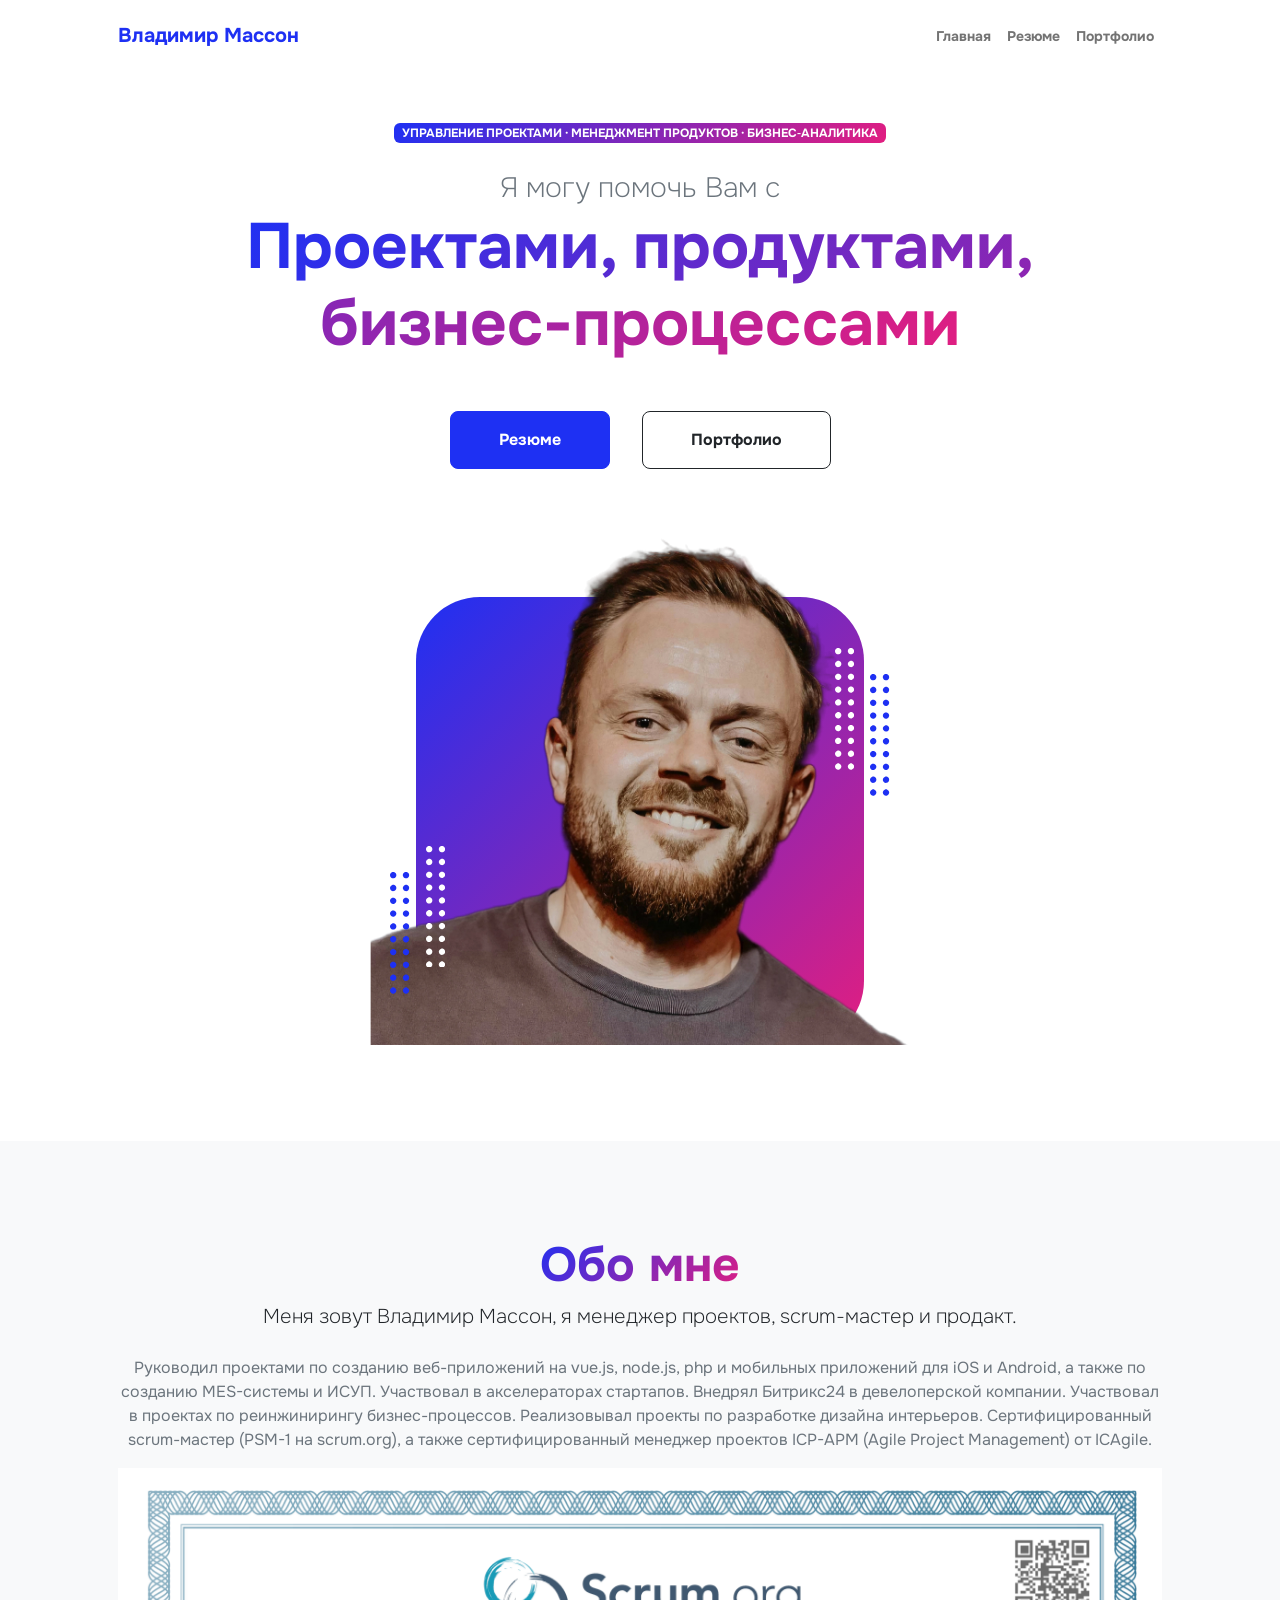
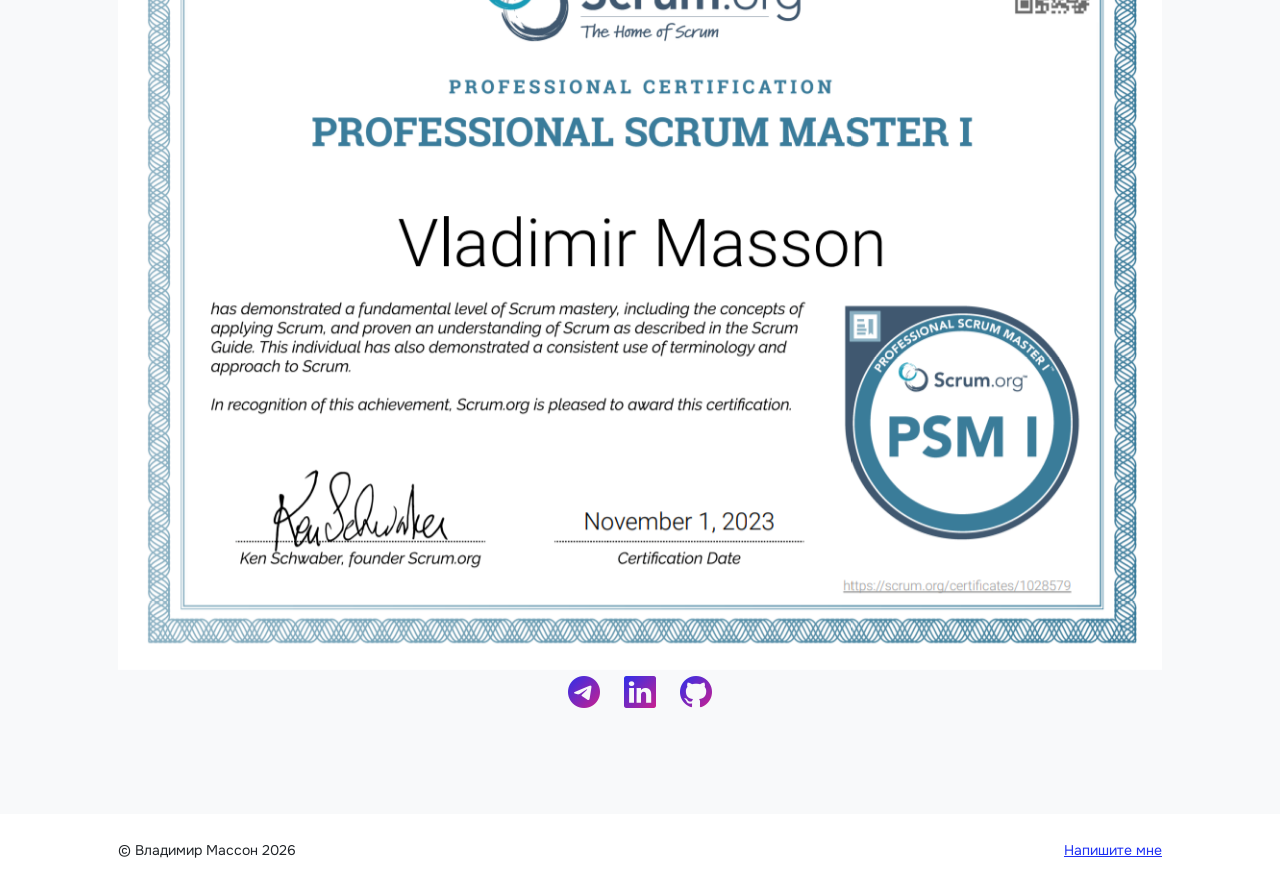
<file: index.html>
<!DOCTYPE html>
<html lang="ru">
    <head>
        <meta charset="utf-8" />
        <meta name="viewport" content="width=device-width, initial-scale=1, shrink-to-fit=no" />
        <meta name="description" content="" />
        <meta name="author" content="Vladimir Masson" />
        <title>Владимир Массон - Менеджер проектов</title>
        <!-- Favicon-->
        <link rel="icon" type="image/x-icon" href="assets/favicon.ico" />
        <!-- Custom Google font-->
        <link rel="preconnect" href="https://fonts.googleapis.com" />
        <link rel="preconnect" href="https://fonts.gstatic.com" crossorigin />
        <link href="https://fonts.googleapis.com/css2?family=Onest:wght@100;200;300;400;500;600;700;800;900&amp;display=swap" rel="stylesheet" />
        <!-- Bootstrap icons-->
        <link href="https://cdn.jsdelivr.net/npm/bootstrap-icons@1.8.1/font/bootstrap-icons.css" rel="stylesheet" />
        <!-- Core theme CSS (includes Bootstrap)-->
        <link href="css/styles.css" rel="stylesheet" />

<!-- Yandex.Metrika counter -->
<script type="text/javascript">
    (function(m,e,t,r,i,k,a){
        m[i]=m[i]||function(){(m[i].a=m[i].a||[]).push(arguments)};
        m[i].l=1*new Date();
        for (var j = 0; j < document.scripts.length; j++) {if (document.scripts[j].src === r) { return; }}
        k=e.createElement(t),a=e.getElementsByTagName(t)[0],k.async=1,k.src=r,a.parentNode.insertBefore(k,a)
    })(window, document,'script','https://mc.yandex.ru/metrika/tag.js?id=108676419', 'ym');

    ym(108676419, 'init', {ssr:true, webvisor:true, clickmap:true, ecommerce:"dataLayer", referrer: document.referrer, url: location.href, accurateTrackBounce:true, trackLinks:true});
</script>
<noscript><div><img src="https://mc.yandex.ru/watch/108676419" style="position:absolute; left:-9999px;" alt="" /></div></noscript>
<!-- /Yandex.Metrika counter -->

    </head>
    <body class="d-flex flex-column h-100">
        <main class="flex-shrink-0">
            <!-- Navigation-->
            <nav class="navbar navbar-expand-lg navbar-light bg-white py-3">
                <div class="container px-5">
                    <a class="navbar-brand" href="index.html"><span class="fw-bolder text-primary">Владимир Массон</span></a>
                    <button class="navbar-toggler" type="button" data-bs-toggle="collapse" data-bs-target="#navbarSupportedContent" aria-controls="navbarSupportedContent" aria-expanded="false" aria-label="Toggle navigation"><span class="navbar-toggler-icon"></span></button>
                    <div class="collapse navbar-collapse" id="navbarSupportedContent">
                        <ul class="navbar-nav ms-auto mb-2 mb-lg-0 small fw-bolder">
                            <li class="nav-item"><a class="nav-link" href="index.html">Главная</a></li>
                            <li class="nav-item"><a class="nav-link" href="resume.html">Резюме</a></li>
                            <li class="nav-item"><a class="nav-link" href="projects.html">Портфолио</a></li>
                        </ul>
                    </div>
                </div>
            </nav>
            <!-- Header-->
            <header class="py-5">
                <div class="container px-5 pb-5">
                    <div class="row gx-5 align-items-center">
                        <div class="col-xxl-5">
                            <!-- Header text content-->
                            <div class="text-center text-xxl-start">
                                <div class="badge bg-gradient-primary-to-secondary text-white mb-4 text-wrap"><div class="text-uppercase">Управление проектами &middot; Менеджмент продуктов &middot; Бизнес&#8209;аналитика</div></div>
                                <div class="fs-3 fw-light text-muted">Я могу помочь Вам с</div>
                                <h1 class="display-3 fw-bolder mb-5"><span class="text-gradient d-inline">Проектами, продуктами, бизнес-процессами</span></h1>
                                <div class="d-grid gap-3 d-sm-flex justify-content-sm-center justify-content-xxl-start mb-3">
                                    <a class="btn btn-primary btn-lg px-5 py-3 me-sm-3 fs-6 fw-bolder" href="resume.html">Резюме</a>
                                    <a class="btn btn-outline-dark btn-lg px-5 py-3 fs-6 fw-bolder" href="projects.html">Портфолио</a>
                                </div>
                            </div>
                        </div>
                        <div class="col-xxl-7">
                            <!-- Header profile picture-->
                            <div class="d-flex justify-content-center mt-5 mt-xxl-0">
                                <div class="profile bg-gradient-primary-to-secondary">
                                    <!-- TIP: For best results, use a photo with a transparent background like the demo example below-->
                                    <!-- Watch a tutorial on how to do this on YouTube (link)-->
                                    <img class="profile-img" src="assets/profile.png" alt="..." />
                                    <div class="dots-1">
                                        <!-- SVG Dots-->
                                        <svg version="1.1" xmlns="http://www.w3.org/2000/svg" xmlns:xlink="http://www.w3.org/1999/xlink" x="0px" y="0px" viewBox="0 0 191.6 1215.4" style="enable-background: new 0 0 191.6 1215.4" xml:space="preserve">
                                            <g transform="translate(0.000000,1280.000000) scale(0.100000,-0.100000)">
                                                <path d="M227.7,12788.6c-105-35-200-141-222-248c-43-206,163-412,369-369c155,32,275,190,260,339c-11,105-90,213-190,262        C383.7,12801.6,289.7,12808.6,227.7,12788.6z"></path>
                                                <path d="M1507.7,12788.6c-151-50-253-216-222-362c25-119,136-230,254-255c194-41,395,142,375,339c-11,105-90,213-190,262        C1663.7,12801.6,1569.7,12808.6,1507.7,12788.6z"></path>
                                                <path d="M227.7,11508.6c-105-35-200-141-222-248c-43-206,163-412,369-369c155,32,275,190,260,339c-11,105-90,213-190,262        C383.7,11521.6,289.7,11528.6,227.7,11508.6z"></path>
                                                <path d="M1507.7,11508.6c-151-50-253-216-222-362c25-119,136-230,254-255c194-41,395,142,375,339c-11,105-90,213-190,262        C1663.7,11521.6,1569.7,11528.6,1507.7,11508.6z"></path>
                                                <path d="M227.7,10228.6c-105-35-200-141-222-248c-43-206,163-412,369-369c155,32,275,190,260,339c-11,105-90,213-190,262        C383.7,10241.6,289.7,10248.6,227.7,10228.6z"></path>
                                                <path d="M1507.7,10228.6c-105-35-200-141-222-248c-43-206,163-412,369-369c155,32,275,190,260,339c-11,105-90,213-190,262        C1663.7,10241.6,1569.7,10248.6,1507.7,10228.6z"></path>
                                                <path d="M227.7,8948.6c-105-35-200-141-222-248c-43-206,163-412,369-369c155,32,275,190,260,339c-11,105-90,213-190,262        C383.7,8961.6,289.7,8968.6,227.7,8948.6z"></path>
                                                <path d="M1507.7,8948.6c-105-35-200-141-222-248c-43-206,163-412,369-369c155,32,275,190,260,339c-11,105-90,213-190,262        C1663.7,8961.6,1569.7,8968.6,1507.7,8948.6z"></path>
                                                <path d="M227.7,7668.6c-105-35-200-141-222-248c-43-206,163-412,369-369c155,32,275,190,260,339c-11,105-90,213-190,262        C383.7,7681.6,289.7,7688.6,227.7,7668.6z"></path>
                                                <path d="M1507.7,7668.6c-105-35-200-141-222-248c-43-206,163-412,369-369c155,32,275,190,260,339c-11,105-90,213-190,262        C1663.7,7681.6,1569.7,7688.6,1507.7,7668.6z"></path>
                                                <path d="M227.7,6388.6c-105-35-200-141-222-248c-43-206,163-412,369-369c155,32,275,190,260,339c-11,105-90,213-190,262        C383.7,6401.6,289.7,6408.6,227.7,6388.6z"></path>
                                                <path d="M1507.7,6388.6c-105-35-200-141-222-248c-43-206,163-412,369-369c155,32,275,190,260,339c-11,105-90,213-190,262        C1663.7,6401.6,1569.7,6408.6,1507.7,6388.6z"></path>
                                                <path d="M227.7,5108.6c-105-35-200-141-222-248c-43-206,163-412,369-369c155,32,275,190,260,339c-11,105-90,213-190,262        C383.7,5121.6,289.7,5128.6,227.7,5108.6z"></path>
                                                <path d="M1507.7,5108.6c-105-35-200-141-222-248c-43-206,163-412,369-369c155,32,275,190,260,339c-11,105-90,213-190,262        C1663.7,5121.6,1569.7,5128.6,1507.7,5108.6z"></path>
                                                <path d="M227.7,3828.6c-105-35-200-141-222-248c-43-206,163-412,369-369c155,32,275,190,260,339c-11,105-90,213-190,262        C383.7,3841.6,289.7,3848.6,227.7,3828.6z"></path>
                                                <path d="M1507.7,3828.6c-105-35-200-141-222-248c-43-206,163-412,369-369c155,32,275,190,260,339c-11,105-90,213-190,262        C1663.7,3841.6,1569.7,3848.6,1507.7,3828.6z"></path>
                                                <path d="M227.7,2548.6c-105-35-200-141-222-248c-43-206,163-412,369-369c155,32,275,190,260,339c-11,105-90,213-190,262        C383.7,2561.6,289.7,2568.6,227.7,2548.6z"></path>
                                                <path d="M1507.7,2548.6c-105-35-200-141-222-248c-43-206,163-412,369-369c155,32,275,190,260,339c-11,105-90,213-190,262        C1663.7,2561.6,1569.7,2568.6,1507.7,2548.6z"></path>
                                                <path d="M227.7,1268.6c-105-35-200-141-222-248c-43-206,163-412,369-369c155,32,275,190,260,339c-11,105-90,213-190,262        C383.7,1281.6,289.7,1288.6,227.7,1268.6z"></path>
                                                <path d="M1507.7,1268.6c-105-35-200-141-222-248c-43-206,163-412,369-369c155,32,275,190,260,339c-11,105-90,213-190,262        C1663.7,1281.6,1569.7,1288.6,1507.7,1268.6z"></path>
                                            </g>
                                        </svg>
                                        <!-- END of SVG dots-->
                                    </div>
                                    <div class="dots-2">
                                        <!-- SVG Dots-->
                                        <svg version="1.1" xmlns="http://www.w3.org/2000/svg" xmlns:xlink="http://www.w3.org/1999/xlink" x="0px" y="0px" viewBox="0 0 191.6 1215.4" style="enable-background: new 0 0 191.6 1215.4" xml:space="preserve">
                                            <g transform="translate(0.000000,1280.000000) scale(0.100000,-0.100000)">
                                                <path d="M227.7,12788.6c-105-35-200-141-222-248c-43-206,163-412,369-369c155,32,275,190,260,339c-11,105-90,213-190,262        C383.7,12801.6,289.7,12808.6,227.7,12788.6z"></path>
                                                <path d="M1507.7,12788.6c-151-50-253-216-222-362c25-119,136-230,254-255c194-41,395,142,375,339c-11,105-90,213-190,262        C1663.7,12801.6,1569.7,12808.6,1507.7,12788.6z"></path>
                                                <path d="M227.7,11508.6c-105-35-200-141-222-248c-43-206,163-412,369-369c155,32,275,190,260,339c-11,105-90,213-190,262        C383.7,11521.6,289.7,11528.6,227.7,11508.6z"></path>
                                                <path d="M1507.7,11508.6c-151-50-253-216-222-362c25-119,136-230,254-255c194-41,395,142,375,339c-11,105-90,213-190,262        C1663.7,11521.6,1569.7,11528.6,1507.7,11508.6z"></path>
                                                <path d="M227.7,10228.6c-105-35-200-141-222-248c-43-206,163-412,369-369c155,32,275,190,260,339c-11,105-90,213-190,262        C383.7,10241.6,289.7,10248.6,227.7,10228.6z"></path>
                                                <path d="M1507.7,10228.6c-105-35-200-141-222-248c-43-206,163-412,369-369c155,32,275,190,260,339c-11,105-90,213-190,262        C1663.7,10241.6,1569.7,10248.6,1507.7,10228.6z"></path>
                                                <path d="M227.7,8948.6c-105-35-200-141-222-248c-43-206,163-412,369-369c155,32,275,190,260,339c-11,105-90,213-190,262        C383.7,8961.6,289.7,8968.6,227.7,8948.6z"></path>
                                                <path d="M1507.7,8948.6c-105-35-200-141-222-248c-43-206,163-412,369-369c155,32,275,190,260,339c-11,105-90,213-190,262        C1663.7,8961.6,1569.7,8968.6,1507.7,8948.6z"></path>
                                                <path d="M227.7,7668.6c-105-35-200-141-222-248c-43-206,163-412,369-369c155,32,275,190,260,339c-11,105-90,213-190,262        C383.7,7681.6,289.7,7688.6,227.7,7668.6z"></path>
                                                <path d="M1507.7,7668.6c-105-35-200-141-222-248c-43-206,163-412,369-369c155,32,275,190,260,339c-11,105-90,213-190,262        C1663.7,7681.6,1569.7,7688.6,1507.7,7668.6z"></path>
                                                <path d="M227.7,6388.6c-105-35-200-141-222-248c-43-206,163-412,369-369c155,32,275,190,260,339c-11,105-90,213-190,262        C383.7,6401.6,289.7,6408.6,227.7,6388.6z"></path>
                                                <path d="M1507.7,6388.6c-105-35-200-141-222-248c-43-206,163-412,369-369c155,32,275,190,260,339c-11,105-90,213-190,262        C1663.7,6401.6,1569.7,6408.6,1507.7,6388.6z"></path>
                                                <path d="M227.7,5108.6c-105-35-200-141-222-248c-43-206,163-412,369-369c155,32,275,190,260,339c-11,105-90,213-190,262        C383.7,5121.6,289.7,5128.6,227.7,5108.6z"></path>
                                                <path d="M1507.7,5108.6c-105-35-200-141-222-248c-43-206,163-412,369-369c155,32,275,190,260,339c-11,105-90,213-190,262        C1663.7,5121.6,1569.7,5128.6,1507.7,5108.6z"></path>
                                                <path d="M227.7,3828.6c-105-35-200-141-222-248c-43-206,163-412,369-369c155,32,275,190,260,339c-11,105-90,213-190,262        C383.7,3841.6,289.7,3848.6,227.7,3828.6z"></path>
                                                <path d="M1507.7,3828.6c-105-35-200-141-222-248c-43-206,163-412,369-369c155,32,275,190,260,339c-11,105-90,213-190,262        C1663.7,3841.6,1569.7,3848.6,1507.7,3828.6z"></path>
                                                <path d="M227.7,2548.6c-105-35-200-141-222-248c-43-206,163-412,369-369c155,32,275,190,260,339c-11,105-90,213-190,262        C383.7,2561.6,289.7,2568.6,227.7,2548.6z"></path>
                                                <path d="M1507.7,2548.6c-105-35-200-141-222-248c-43-206,163-412,369-369c155,32,275,190,260,339c-11,105-90,213-190,262        C1663.7,2561.6,1569.7,2568.6,1507.7,2548.6z"></path>
                                                <path d="M227.7,1268.6c-105-35-200-141-222-248c-43-206,163-412,369-369c155,32,275,190,260,339c-11,105-90,213-190,262        C383.7,1281.6,289.7,1288.6,227.7,1268.6z"></path>
                                                <path d="M1507.7,1268.6c-105-35-200-141-222-248c-43-206,163-412,369-369c155,32,275,190,260,339c-11,105-90,213-190,262        C1663.7,1281.6,1569.7,1288.6,1507.7,1268.6z"></path>
                                            </g>
                                        </svg>
                                        <!-- END of SVG dots-->
                                    </div>
                                    <div class="dots-3">
                                        <!-- SVG Dots-->
                                        <svg version="1.1" xmlns="http://www.w3.org/2000/svg" xmlns:xlink="http://www.w3.org/1999/xlink" x="0px" y="0px" viewBox="0 0 191.6 1215.4" style="enable-background: new 0 0 191.6 1215.4" xml:space="preserve">
                                            <g transform="translate(0.000000,1280.000000) scale(0.100000,-0.100000)">
                                                <path d="M227.7,12788.6c-105-35-200-141-222-248c-43-206,163-412,369-369c155,32,275,190,260,339c-11,105-90,213-190,262        C383.7,12801.6,289.7,12808.6,227.7,12788.6z"></path>
                                                <path d="M1507.7,12788.6c-151-50-253-216-222-362c25-119,136-230,254-255c194-41,395,142,375,339c-11,105-90,213-190,262        C1663.7,12801.6,1569.7,12808.6,1507.7,12788.6z"></path>
                                                <path d="M227.7,11508.6c-105-35-200-141-222-248c-43-206,163-412,369-369c155,32,275,190,260,339c-11,105-90,213-190,262        C383.7,11521.6,289.7,11528.6,227.7,11508.6z"></path>
                                                <path d="M1507.7,11508.6c-151-50-253-216-222-362c25-119,136-230,254-255c194-41,395,142,375,339c-11,105-90,213-190,262        C1663.7,11521.6,1569.7,11528.6,1507.7,11508.6z"></path>
                                                <path d="M227.7,10228.6c-105-35-200-141-222-248c-43-206,163-412,369-369c155,32,275,190,260,339c-11,105-90,213-190,262        C383.7,10241.6,289.7,10248.6,227.7,10228.6z"></path>
                                                <path d="M1507.7,10228.6c-105-35-200-141-222-248c-43-206,163-412,369-369c155,32,275,190,260,339c-11,105-90,213-190,262        C1663.7,10241.6,1569.7,10248.6,1507.7,10228.6z"></path>
                                                <path d="M227.7,8948.6c-105-35-200-141-222-248c-43-206,163-412,369-369c155,32,275,190,260,339c-11,105-90,213-190,262        C383.7,8961.6,289.7,8968.6,227.7,8948.6z"></path>
                                                <path d="M1507.7,8948.6c-105-35-200-141-222-248c-43-206,163-412,369-369c155,32,275,190,260,339c-11,105-90,213-190,262        C1663.7,8961.6,1569.7,8968.6,1507.7,8948.6z"></path>
                                                <path d="M227.7,7668.6c-105-35-200-141-222-248c-43-206,163-412,369-369c155,32,275,190,260,339c-11,105-90,213-190,262        C383.7,7681.6,289.7,7688.6,227.7,7668.6z"></path>
                                                <path d="M1507.7,7668.6c-105-35-200-141-222-248c-43-206,163-412,369-369c155,32,275,190,260,339c-11,105-90,213-190,262        C1663.7,7681.6,1569.7,7688.6,1507.7,7668.6z"></path>
                                                <path d="M227.7,6388.6c-105-35-200-141-222-248c-43-206,163-412,369-369c155,32,275,190,260,339c-11,105-90,213-190,262        C383.7,6401.6,289.7,6408.6,227.7,6388.6z"></path>
                                                <path d="M1507.7,6388.6c-105-35-200-141-222-248c-43-206,163-412,369-369c155,32,275,190,260,339c-11,105-90,213-190,262        C1663.7,6401.6,1569.7,6408.6,1507.7,6388.6z"></path>
                                                <path d="M227.7,5108.6c-105-35-200-141-222-248c-43-206,163-412,369-369c155,32,275,190,260,339c-11,105-90,213-190,262        C383.7,5121.6,289.7,5128.6,227.7,5108.6z"></path>
                                                <path d="M1507.7,5108.6c-105-35-200-141-222-248c-43-206,163-412,369-369c155,32,275,190,260,339c-11,105-90,213-190,262        C1663.7,5121.6,1569.7,5128.6,1507.7,5108.6z"></path>
                                                <path d="M227.7,3828.6c-105-35-200-141-222-248c-43-206,163-412,369-369c155,32,275,190,260,339c-11,105-90,213-190,262        C383.7,3841.6,289.7,3848.6,227.7,3828.6z"></path>
                                                <path d="M1507.7,3828.6c-105-35-200-141-222-248c-43-206,163-412,369-369c155,32,275,190,260,339c-11,105-90,213-190,262        C1663.7,3841.6,1569.7,3848.6,1507.7,3828.6z"></path>
                                                <path d="M227.7,2548.6c-105-35-200-141-222-248c-43-206,163-412,369-369c155,32,275,190,260,339c-11,105-90,213-190,262        C383.7,2561.6,289.7,2568.6,227.7,2548.6z"></path>
                                                <path d="M1507.7,2548.6c-105-35-200-141-222-248c-43-206,163-412,369-369c155,32,275,190,260,339c-11,105-90,213-190,262        C1663.7,2561.6,1569.7,2568.6,1507.7,2548.6z"></path>
                                                <path d="M227.7,1268.6c-105-35-200-141-222-248c-43-206,163-412,369-369c155,32,275,190,260,339c-11,105-90,213-190,262        C383.7,1281.6,289.7,1288.6,227.7,1268.6z"></path>
                                                <path d="M1507.7,1268.6c-105-35-200-141-222-248c-43-206,163-412,369-369c155,32,275,190,260,339c-11,105-90,213-190,262        C1663.7,1281.6,1569.7,1288.6,1507.7,1268.6z"></path>
                                            </g>
                                        </svg>
                                        <!-- END of SVG dots-->
                                    </div>
                                    <div class="dots-4">
                                        <!-- SVG Dots-->
                                        <svg version="1.1" xmlns="http://www.w3.org/2000/svg" xmlns:xlink="http://www.w3.org/1999/xlink" x="0px" y="0px" viewBox="0 0 191.6 1215.4" style="enable-background: new 0 0 191.6 1215.4" xml:space="preserve">
                                            <g transform="translate(0.000000,1280.000000) scale(0.100000,-0.100000)">
                                                <path d="M227.7,12788.6c-105-35-200-141-222-248c-43-206,163-412,369-369c155,32,275,190,260,339c-11,105-90,213-190,262        C383.7,12801.6,289.7,12808.6,227.7,12788.6z"></path>
                                                <path d="M1507.7,12788.6c-151-50-253-216-222-362c25-119,136-230,254-255c194-41,395,142,375,339c-11,105-90,213-190,262        C1663.7,12801.6,1569.7,12808.6,1507.7,12788.6z"></path>
                                                <path d="M227.7,11508.6c-105-35-200-141-222-248c-43-206,163-412,369-369c155,32,275,190,260,339c-11,105-90,213-190,262        C383.7,11521.6,289.7,11528.6,227.7,11508.6z"></path>
                                                <path d="M1507.7,11508.6c-151-50-253-216-222-362c25-119,136-230,254-255c194-41,395,142,375,339c-11,105-90,213-190,262        C1663.7,11521.6,1569.7,11528.6,1507.7,11508.6z"></path>
                                                <path d="M227.7,10228.6c-105-35-200-141-222-248c-43-206,163-412,369-369c155,32,275,190,260,339c-11,105-90,213-190,262        C383.7,10241.6,289.7,10248.6,227.7,10228.6z"></path>
                                                <path d="M1507.7,10228.6c-105-35-200-141-222-248c-43-206,163-412,369-369c155,32,275,190,260,339c-11,105-90,213-190,262        C1663.7,10241.6,1569.7,10248.6,1507.7,10228.6z"></path>
                                                <path d="M227.7,8948.6c-105-35-200-141-222-248c-43-206,163-412,369-369c155,32,275,190,260,339c-11,105-90,213-190,262        C383.7,8961.6,289.7,8968.6,227.7,8948.6z"></path>
                                                <path d="M1507.7,8948.6c-105-35-200-141-222-248c-43-206,163-412,369-369c155,32,275,190,260,339c-11,105-90,213-190,262        C1663.7,8961.6,1569.7,8968.6,1507.7,8948.6z"></path>
                                                <path d="M227.7,7668.6c-105-35-200-141-222-248c-43-206,163-412,369-369c155,32,275,190,260,339c-11,105-90,213-190,262        C383.7,7681.6,289.7,7688.6,227.7,7668.6z"></path>
                                                <path d="M1507.7,7668.6c-105-35-200-141-222-248c-43-206,163-412,369-369c155,32,275,190,260,339c-11,105-90,213-190,262        C1663.7,7681.6,1569.7,7688.6,1507.7,7668.6z"></path>
                                                <path d="M227.7,6388.6c-105-35-200-141-222-248c-43-206,163-412,369-369c155,32,275,190,260,339c-11,105-90,213-190,262        C383.7,6401.6,289.7,6408.6,227.7,6388.6z"></path>
                                                <path d="M1507.7,6388.6c-105-35-200-141-222-248c-43-206,163-412,369-369c155,32,275,190,260,339c-11,105-90,213-190,262        C1663.7,6401.6,1569.7,6408.6,1507.7,6388.6z"></path>
                                                <path d="M227.7,5108.6c-105-35-200-141-222-248c-43-206,163-412,369-369c155,32,275,190,260,339c-11,105-90,213-190,262        C383.7,5121.6,289.7,5128.6,227.7,5108.6z"></path>
                                                <path d="M1507.7,5108.6c-105-35-200-141-222-248c-43-206,163-412,369-369c155,32,275,190,260,339c-11,105-90,213-190,262        C1663.7,5121.6,1569.7,5128.6,1507.7,5108.6z"></path>
                                                <path d="M227.7,3828.6c-105-35-200-141-222-248c-43-206,163-412,369-369c155,32,275,190,260,339c-11,105-90,213-190,262        C383.7,3841.6,289.7,3848.6,227.7,3828.6z"></path>
                                                <path d="M1507.7,3828.6c-105-35-200-141-222-248c-43-206,163-412,369-369c155,32,275,190,260,339c-11,105-90,213-190,262        C1663.7,3841.6,1569.7,3848.6,1507.7,3828.6z"></path>
                                                <path d="M227.7,2548.6c-105-35-200-141-222-248c-43-206,163-412,369-369c155,32,275,190,260,339c-11,105-90,213-190,262        C383.7,2561.6,289.7,2568.6,227.7,2548.6z"></path>
                                                <path d="M1507.7,2548.6c-105-35-200-141-222-248c-43-206,163-412,369-369c155,32,275,190,260,339c-11,105-90,213-190,262        C1663.7,2561.6,1569.7,2568.6,1507.7,2548.6z"></path>
                                                <path d="M227.7,1268.6c-105-35-200-141-222-248c-43-206,163-412,369-369c155,32,275,190,260,339c-11,105-90,213-190,262        C383.7,1281.6,289.7,1288.6,227.7,1268.6z"></path>
                                                <path d="M1507.7,1268.6c-105-35-200-141-222-248c-43-206,163-412,369-369c155,32,275,190,260,339c-11,105-90,213-190,262        C1663.7,1281.6,1569.7,1288.6,1507.7,1268.6z"></path>
                                            </g>
                                        </svg>
                                        <!-- END of SVG dots-->
                                    </div>
                                </div>
                            </div>
                        </div>
                    </div>
                </div>
            </header>
            <!-- About Section-->
            <section class="bg-light py-5">
                <div class="container px-5">
                    <div class="row gx-5 justify-content-center">
                        <div class="col-xxl-8">
                            <div class="text-center my-5">
                                <h2 class="display-5 fw-bolder"><span class="text-gradient d-inline">Обо мне</span></h2>
                                <p class="lead fw-light mb-4">Меня зовут Владимир Массон, я менеджер проектов, scrum-мастер и продакт.</p>
                                <p class="text-muted">Руководил проектами по созданию веб-приложений на vue.js, node.js, php и мобильных приложений для iOS и Android, а также по созданию MES-системы и ИСУП. Участвовал в акселераторах стартапов. Внедрял Битрикс24 в девелоперской компании. Участвовал в проектах по реинжинирингу бизнес-процессов. Реализовывал проекты по разработке дизайна интерьеров. Сертифицированный scrum-мастер (PSM-1 на scrum.org), а также сертифицированный менеджер проектов ICP-APM (Agile Project Management) от ICAgile.</p>
                                
                                
                                <div id="carouselExampleControls" class="carousel slide" data-bs-ride="carousel">
                                      <div class="carousel-inner">
                                        <div class="carousel-item active">
                                          <img src="assets/scrum.png" class="d-block w-100" alt="...">
                                        </div>
                                        <div class="carousel-item">
                                          <img src="assets/apm.png" class="d-block w-100" alt="...">
                                        </div>
                                        
                                      </div>
                                      <button class="carousel-control-prev" type="button" data-bs-target="#carouselExampleControls" data-bs-slide="prev">
                                        <span class="carousel-control-prev-icon" aria-hidden="true"></span>
                                        <span class="visually-hidden">Предыдущий</span>
                                      </button>
                                      <button class="carousel-control-next" type="button" data-bs-target="#carouselExampleControls" data-bs-slide="next">
                                        <span class="carousel-control-next-icon" aria-hidden="true"></span>
                                        <span class="visually-hidden">Следующий</span>
                                      </button>
                                    </div>
                                
                                
                                <div class="d-flex justify-content-center fs-2 gap-4">
                                    <a class="text-gradient" href="https://t.me/vladimir_masson" target="_blank"><i class="bi bi-telegram"></i></a>
                                    <a class="text-gradient" href="https://www.linkedin.com/in/vladimir-masson"><i class="bi bi-linkedin" target="_blank"></i></a>
                                    <a class="text-gradient" href="https://github.com/vladimirmasson" target="_blank"><i class="bi bi-github"></i></a>

                                </div>
                            </div>
                        </div>
                    </div>
                </div>
            </section>
        </main>
        <!-- Footer-->
        <footer class="bg-white py-4 mt-auto">
            <div class="container px-5">
                <div class="row align-items-center justify-content-between flex-column flex-sm-row">
                    <div class="col-auto"><div class="small m-0">&copy; Владимир Массон 2026</div></div>
                    <div class="col-auto">
                       <a class="small" href="mailto:vladimirmasson@gmail.com">Напишите мне</a>
                    </div>
                </div>
            </div>
        </footer>
        <!-- Bootstrap core JS-->
        <script src="https://cdn.jsdelivr.net/npm/bootstrap@5.2.3/dist/js/bootstrap.bundle.min.js"></script>
        <!-- Core theme JS-->
        <script src="js/scripts.js"></script>
    </body>
</html>
</file>
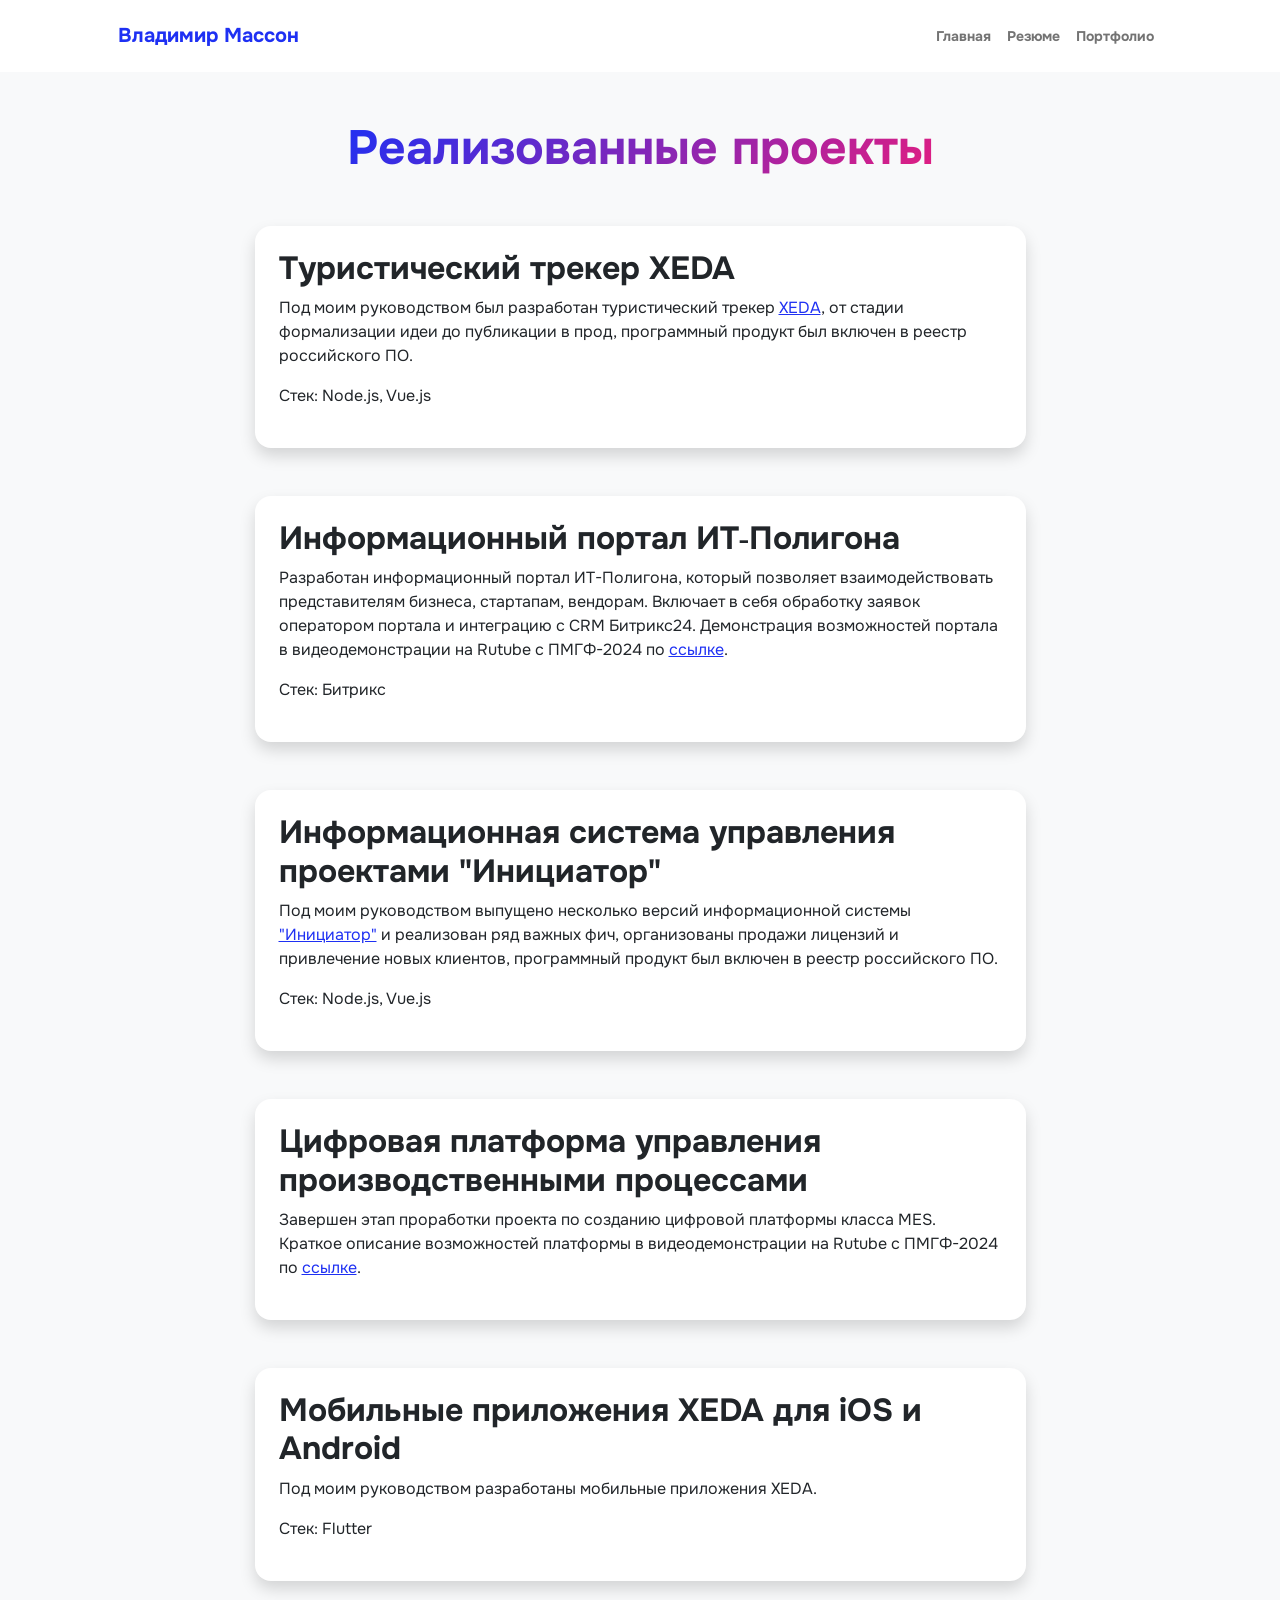
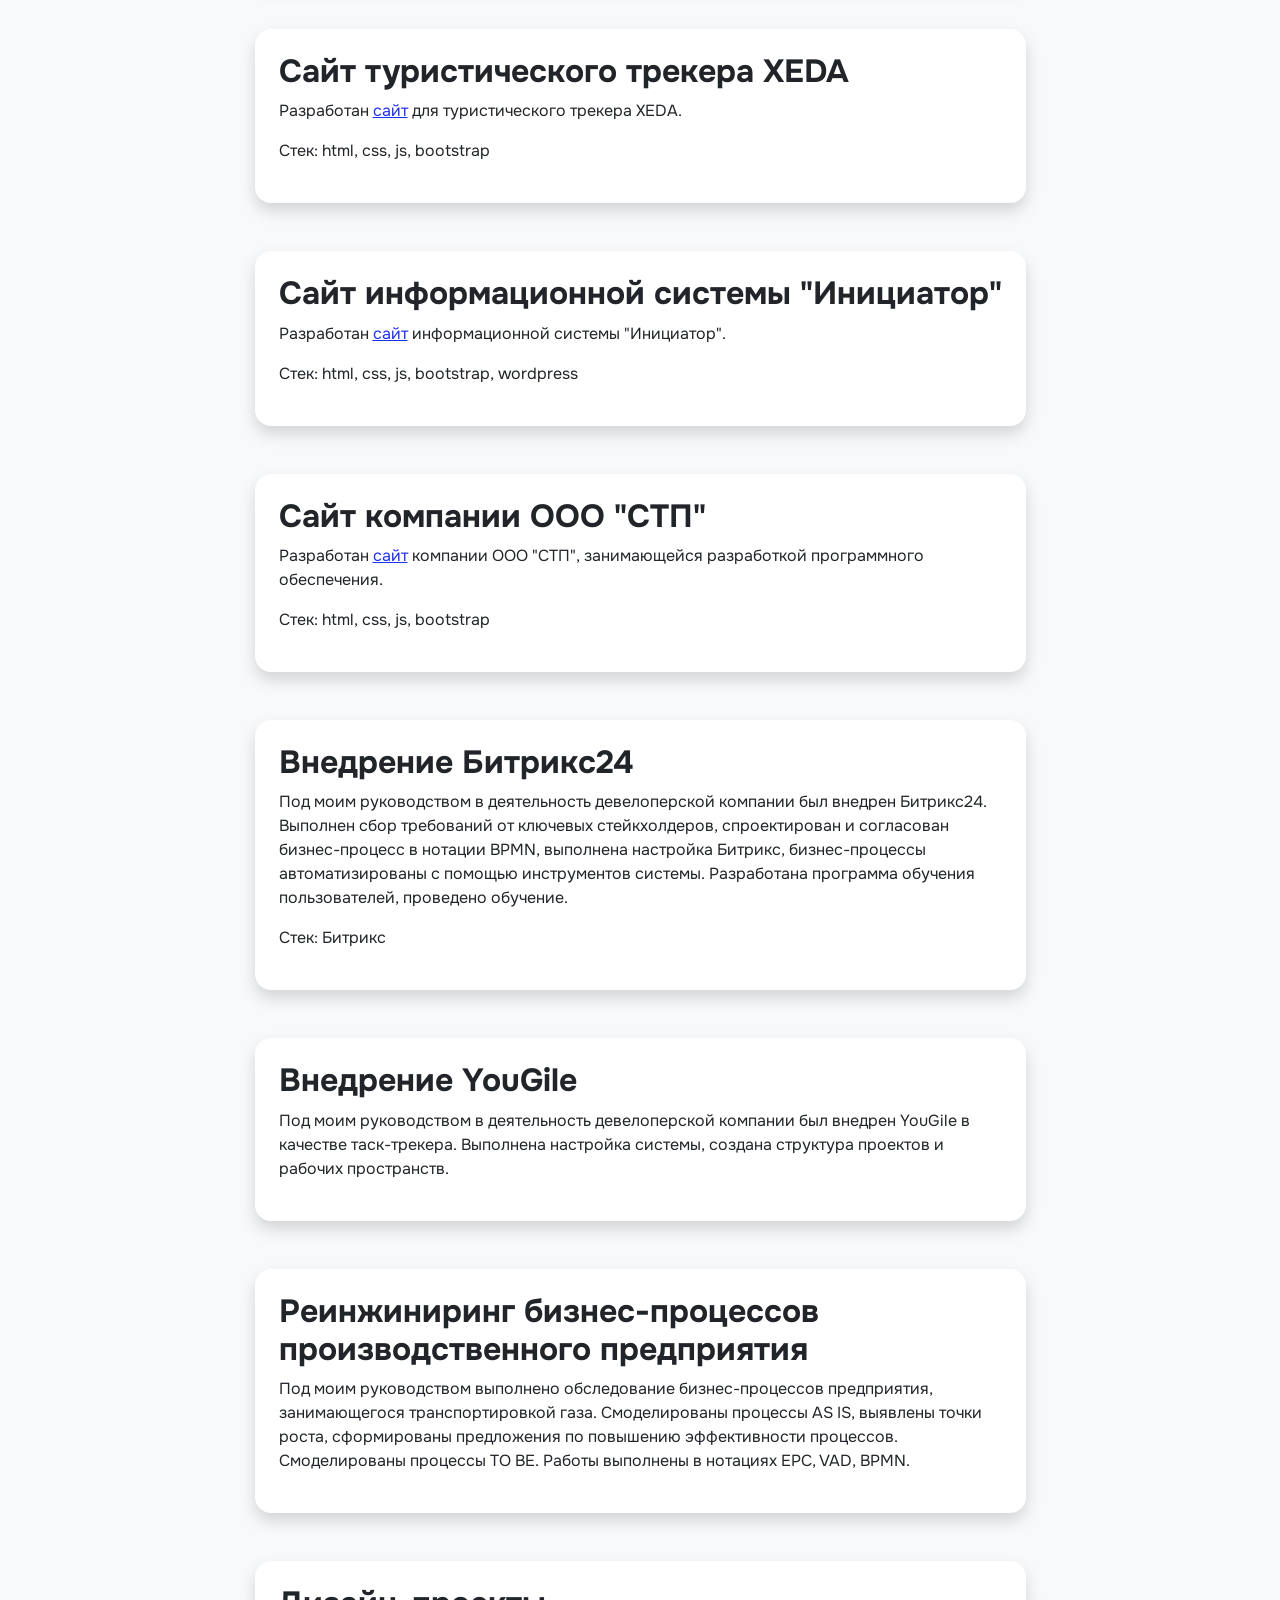
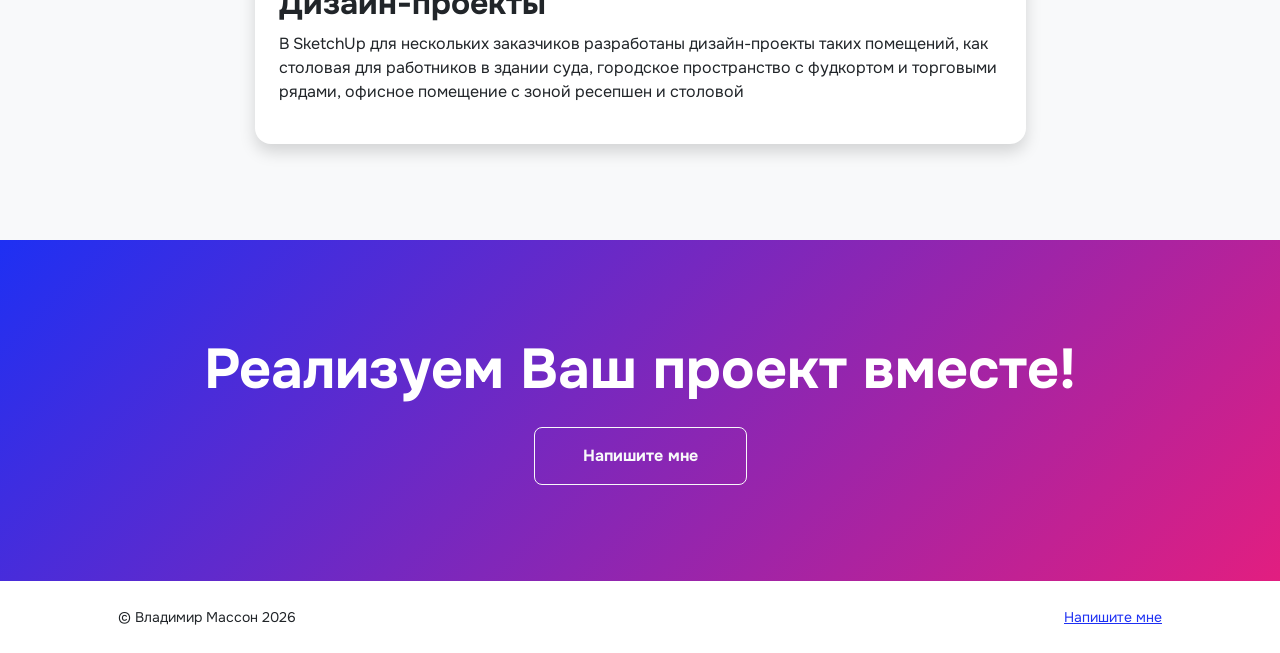
<file: projects.html>
<!DOCTYPE html>
<html lang="en">
    <head>
        <meta charset="utf-8" />
        <meta name="viewport" content="width=device-width, initial-scale=1, shrink-to-fit=no" />
        <meta name="description" content="" />
        <meta name="author" content="Vladimir Masson" />
        <title>Владимир Массон - Менеджер проектов</title>
        <!-- Favicon-->
        <link rel="icon" type="image/x-icon" href="assets/favicon.ico" />
        <!-- Custom Google font-->
        <link rel="preconnect" href="https://fonts.googleapis.com" />
        <link rel="preconnect" href="https://fonts.gstatic.com" crossorigin />
        <link href="https://fonts.googleapis.com/css2?family=Onest:wght@100;200;300;400;500;600;700;800;900&amp;display=swap" rel="stylesheet" />
        <!-- Bootstrap icons-->
        <link href="https://cdn.jsdelivr.net/npm/bootstrap-icons@1.8.1/font/bootstrap-icons.css" rel="stylesheet" />
        <!-- Core theme CSS (includes Bootstrap)-->
        <link href="css/styles.css" rel="stylesheet" />

<!-- Yandex.Metrika counter -->
<script type="text/javascript">
    (function(m,e,t,r,i,k,a){
        m[i]=m[i]||function(){(m[i].a=m[i].a||[]).push(arguments)};
        m[i].l=1*new Date();
        for (var j = 0; j < document.scripts.length; j++) {if (document.scripts[j].src === r) { return; }}
        k=e.createElement(t),a=e.getElementsByTagName(t)[0],k.async=1,k.src=r,a.parentNode.insertBefore(k,a)
    })(window, document,'script','https://mc.yandex.ru/metrika/tag.js?id=108676419', 'ym');

    ym(108676419, 'init', {ssr:true, webvisor:true, clickmap:true, ecommerce:"dataLayer", referrer: document.referrer, url: location.href, accurateTrackBounce:true, trackLinks:true});
</script>
<noscript><div><img src="https://mc.yandex.ru/watch/108676419" style="position:absolute; left:-9999px;" alt="" /></div></noscript>
<!-- /Yandex.Metrika counter -->

    </head>
    <body class="d-flex flex-column h-100 bg-light">
        <main class="flex-shrink-0">
            <!-- Navigation-->
            <nav class="navbar navbar-expand-lg navbar-light bg-white py-3">
                <div class="container px-5">
                    <a class="navbar-brand" href="index.html"><span class="fw-bolder text-primary">Владимир Массон</span></a>
                    <button class="navbar-toggler" type="button" data-bs-toggle="collapse" data-bs-target="#navbarSupportedContent" aria-controls="navbarSupportedContent" aria-expanded="false" aria-label="Toggle navigation"><span class="navbar-toggler-icon"></span></button>
                    <div class="collapse navbar-collapse" id="navbarSupportedContent">
                        <ul class="navbar-nav ms-auto mb-2 mb-lg-0 small fw-bolder">
                            <li class="nav-item"><a class="nav-link" href="index.html">Главная</a></li>
                            <li class="nav-item"><a class="nav-link" href="resume.html">Резюме</a></li>
                            <li class="nav-item"><a class="nav-link" href="projects.html">Портфолио</a></li>
                        </ul>
                    </div>
                </div>
            </nav>
            <!-- Projects Section-->
            <section class="py-5">
                <div class="container px-5 mb-5">
                    <div class="text-center mb-5">
                        <h1 class="display-5 fw-bolder mb-0"><span class="text-gradient d-inline">Реализованные проекты</span></h1>
                    </div>
                    <div class="row gx-5 justify-content-center">
                        <div class="col-lg-11 col-xl-9 col-xxl-8">
                            <!-- Project Card 2-->
                            <div class="card overflow-hidden shadow rounded-4 border-0 mb-5">
                                <div class="card-body p-0">
                                    <div class="d-flex align-items-center">
                                        <div class="p-4">
                                            <h2 class="fw-bolder">Туристический трекер XEDA</h2>
                                            <p>Под моим руководством был разработан туристический трекер <a href="https://app.xeda.io/" target="_blank">XEDA</a>, от стадии формализации идеи до публикации в прод, программный продукт был включен в реестр российского ПО. <p>Стек: Node.js, Vue.js</p>
                                        </div>
                                     </div>
                                </div>
                            </div>
							<!-- Project Card 2-->
                            <div class="card overflow-hidden shadow rounded-4 border-0 mb-5">
                                <div class="card-body p-0">
                                    <div class="d-flex align-items-center">
                                        <div class="p-4">
                                            <h2 class="fw-bolder">Информационный портал ИТ&#8209;Полигона</h2>
                                            <p>Разработан информационный портал ИТ-Полигона, который позволяет взаимодействовать представителям бизнеса, стартапам, вендорам. Включает в себя обработку заявок оператором портала и интеграцию с CRM Битрикс24. Демонстрация возможностей портала в видеодемонстрации на Rutube с ПМГФ-2024 по <a href="https://rutube.ru/video/private/e5c5ad6d737053c20c69dd15c479891c/?p=79v44XpM3fUW5Sm7yKCbYQ" target="_blank">ссылке</a>. <p>Стек: Битрикс</p>
                                        </div>
                                     </div>
                                </div>
                            </div>

							<!-- Project Card 2-->
                            <div class="card overflow-hidden shadow rounded-4 border-0 mb-5">
                                <div class="card-body p-0">
                                    <div class="d-flex align-items-center">
                                        <div class="p-4">
                                            <h2 class="fw-bolder">Информационная система управления проектами "Инициатор"</h2>
                                            <p>Под моим руководством выпущено несколько версий информационной системы <a href="https://app.mover.run/" target="_blank">"Инициатор"</a> и реализован ряд важных фич, организованы продажи лицензий и привлечение новых клиентов, программный продукт был включен в реестр российского ПО. <p>Стек: Node.js, Vue.js</p>
                                        </div>
                                     </div>
                                </div>
                            </div>

							<!-- Project Card 2-->
                            <div class="card overflow-hidden shadow rounded-4 border-0 mb-5">
                                <div class="card-body p-0">
                                    <div class="d-flex align-items-center">
                                        <div class="p-4">
                                            <h2 class="fw-bolder">Цифровая платформа управления производственными процессами</h2>
                                            <p>Завершен этап проработки проекта по созданию цифровой платформы класса MES. Краткое описание возможностей платформы в видеодемонстрации на Rutube с ПМГФ-2024 по <a href="https://rutube.ru/video/private/722096ee7470194342c7fa7aef3d3ba7/?p=8CdPJnTJHmDejB6-vXVQGw" target="_blank">ссылке</a>.
                                        </div>
                                     </div>
                                </div>
                            </div>
							
							<!-- Project Card 2-->
                            <div class="card overflow-hidden shadow rounded-4 border-0 mb-5">
                                <div class="card-body p-0">
                                    <div class="d-flex align-items-center">
                                        <div class="p-4">
                                            <h2 class="fw-bolder">Мобильные приложения XEDA для iOS и Android </h2>
                                            <p>Под моим руководством разработаны мобильные приложения XEDA. <p>Стек: Flutter</p>
                                        </div>
                                     </div>
                                </div>
                            </div>
							
							
							<!-- Project Card 2-->
                            <div class="card overflow-hidden shadow rounded-4 border-0 mb-5">
                                <div class="card-body p-0">
                                    <div class="d-flex align-items-center">
                                        <div class="p-4">
                                            <h2 class="fw-bolder">Сайт туристического трекера XEDA</h2>
                                            <p>Разработан <a href="https://xeda.io/" target="_blank">сайт</a> для туристического трекера XEDA. <p>Стек: html, css, js, bootstrap</p>
                                        </div>
                                     </div>
                                </div>
                            </div>
							<!-- Project Card 2-->
                            <div class="card overflow-hidden shadow rounded-4 border-0 mb-5">
                                <div class="card-body p-0">
                                    <div class="d-flex align-items-center">
                                        <div class="p-4">
                                            <h2 class="fw-bolder">Сайт информационной системы "Инициатор"</h2>
                                            <p>Разработан <a href="https://mover.run/" target="_blank">сайт</a> информационной системы "Инициатор". <p>Стек: html, css, js, bootstrap, wordpress</p>
                                        </div>
                                     </div>
                                </div>
                            </div>
                            <!-- Project Card 2-->
                            <div class="card overflow-hidden shadow rounded-4 border-0 mb-5">
                                <div class="card-body p-0">
                                    <div class="d-flex align-items-center">
                                        <div class="p-4">
                                            <h2 class="fw-bolder">Сайт компании ООО "СТП"</h2>
                                            <p>Разработан <a href="https://stp.wtf/" target="_blank">сайт</a> компании ООО "СТП", занимающейся разработкой программного обеспечения. <p>Стек: html, css, js, bootstrap</p>
                                        </div>
                                     </div>
                                </div>
                            </div>
							<!-- Project Card 2-->
                            <div class="card overflow-hidden shadow rounded-4 border-0 mb-5">
                                <div class="card-body p-0">
                                    <div class="d-flex align-items-center">
                                        <div class="p-4">
                                            <h2 class="fw-bolder">Внедрение Битрикс24</h2>
                                            <p>Под моим руководством в деятельность девелоперской компании был внедрен Битрикс24. Выполнен сбор требований от ключевых стейкхолдеров, спроектирован и согласован бизнес-процесс в нотации BPMN, выполнена настройка Битрикс, бизнес-процессы автоматизированы с помощью инструментов системы. Разработана программа обучения пользователей, проведено обучение. <p>Стек: Битрикс</p>
                                        </div>
                                     </div>
                                </div>
                            </div>
							<!-- Project Card 2-->
                            <div class="card overflow-hidden shadow rounded-4 border-0 mb-5">
                                <div class="card-body p-0">
                                    <div class="d-flex align-items-center">
                                        <div class="p-4">
                                            <h2 class="fw-bolder">Внедрение YouGile</h2>
                                            <p>Под моим руководством в деятельность девелоперской компании был внедрен YouGile в качестве таск-трекера. Выполнена настройка системы, создана структура проектов и рабочих пространств.
                                        </div>
                                     </div>
                                </div>
                            </div>
							<!-- Project Card 2-->
                            <div class="card overflow-hidden shadow rounded-4 border-0 mb-5">
                                <div class="card-body p-0">
                                    <div class="d-flex align-items-center">
                                        <div class="p-4">
                                            <h2 class="fw-bolder">Реинжиниринг бизнес-процессов производственного предприятия</h2>
                                            <p>Под моим руководством выполнено обследование бизнес-процессов предприятия, занимающегося транспортировкой газа. Смоделированы процессы AS IS, выявлены точки роста, сформированы предложения по повышению эффективности процессов. Смоделированы процессы TO BE. Работы выполнены в нотациях EPC, VAD, BPMN.
                                        </div>
                                     </div>
                                </div>
                            </div>
							<!-- Project Card 1-->
                            <div class="card overflow-hidden shadow rounded-4 border-0">
                                <div class="card-body p-0">
                                    <div class="d-flex align-items-center">
                                        <div class="p-4">
                                            <h2 class="fw-bolder">Дизайн-проекты</h2>
                                            <p>В SketchUp для нескольких заказчиков разработаны дизайн-проекты таких помещений, как столовая для работников в здании суда, городское пространство с фудкортом и торговыми рядами, офисное помещение с зоной ресепшен и столовой</p>
                                        </div>
                                 
                                    </div>
                                </div>
                            </div>
                        </div>
                    </div>
                </div>
            </section>
            <!-- Call to action section-->
            <section class="py-5 bg-gradient-primary-to-secondary text-white">
                <div class="container px-5 my-5">
                    <div class="text-center">
                        <h2 class="display-4 fw-bolder mb-4">Реализуем Ваш проект вместе!</h2>
                        <a class="btn btn-outline-light btn-lg px-5 py-3 fs-6 fw-bolder" href="mailto:vladimirmasson@gmail.com">Напишите мне</a>
                    </div>
                </div>
            </section>
        </main>
        <!-- Footer-->
        <footer class="bg-white py-4 mt-auto">
            <div class="container px-5">
                <div class="row align-items-center justify-content-between flex-column flex-sm-row">
                    <div class="col-auto"><div class="small m-0">&copy; Владимир Массон 2026</div></div>
                    <div class="col-auto">
                       <a class="small" href="mailto:vladimirmasson@gmail.com">Напишите мне</a>
                    </div>
                </div>
            </div>
        </footer>
        <!-- Bootstrap core JS-->
        <script src="https://cdn.jsdelivr.net/npm/bootstrap@5.2.3/dist/js/bootstrap.bundle.min.js"></script>
        <!-- Core theme JS-->
        <script src="js/scripts.js"></script>
    </body>
</html>
</file>
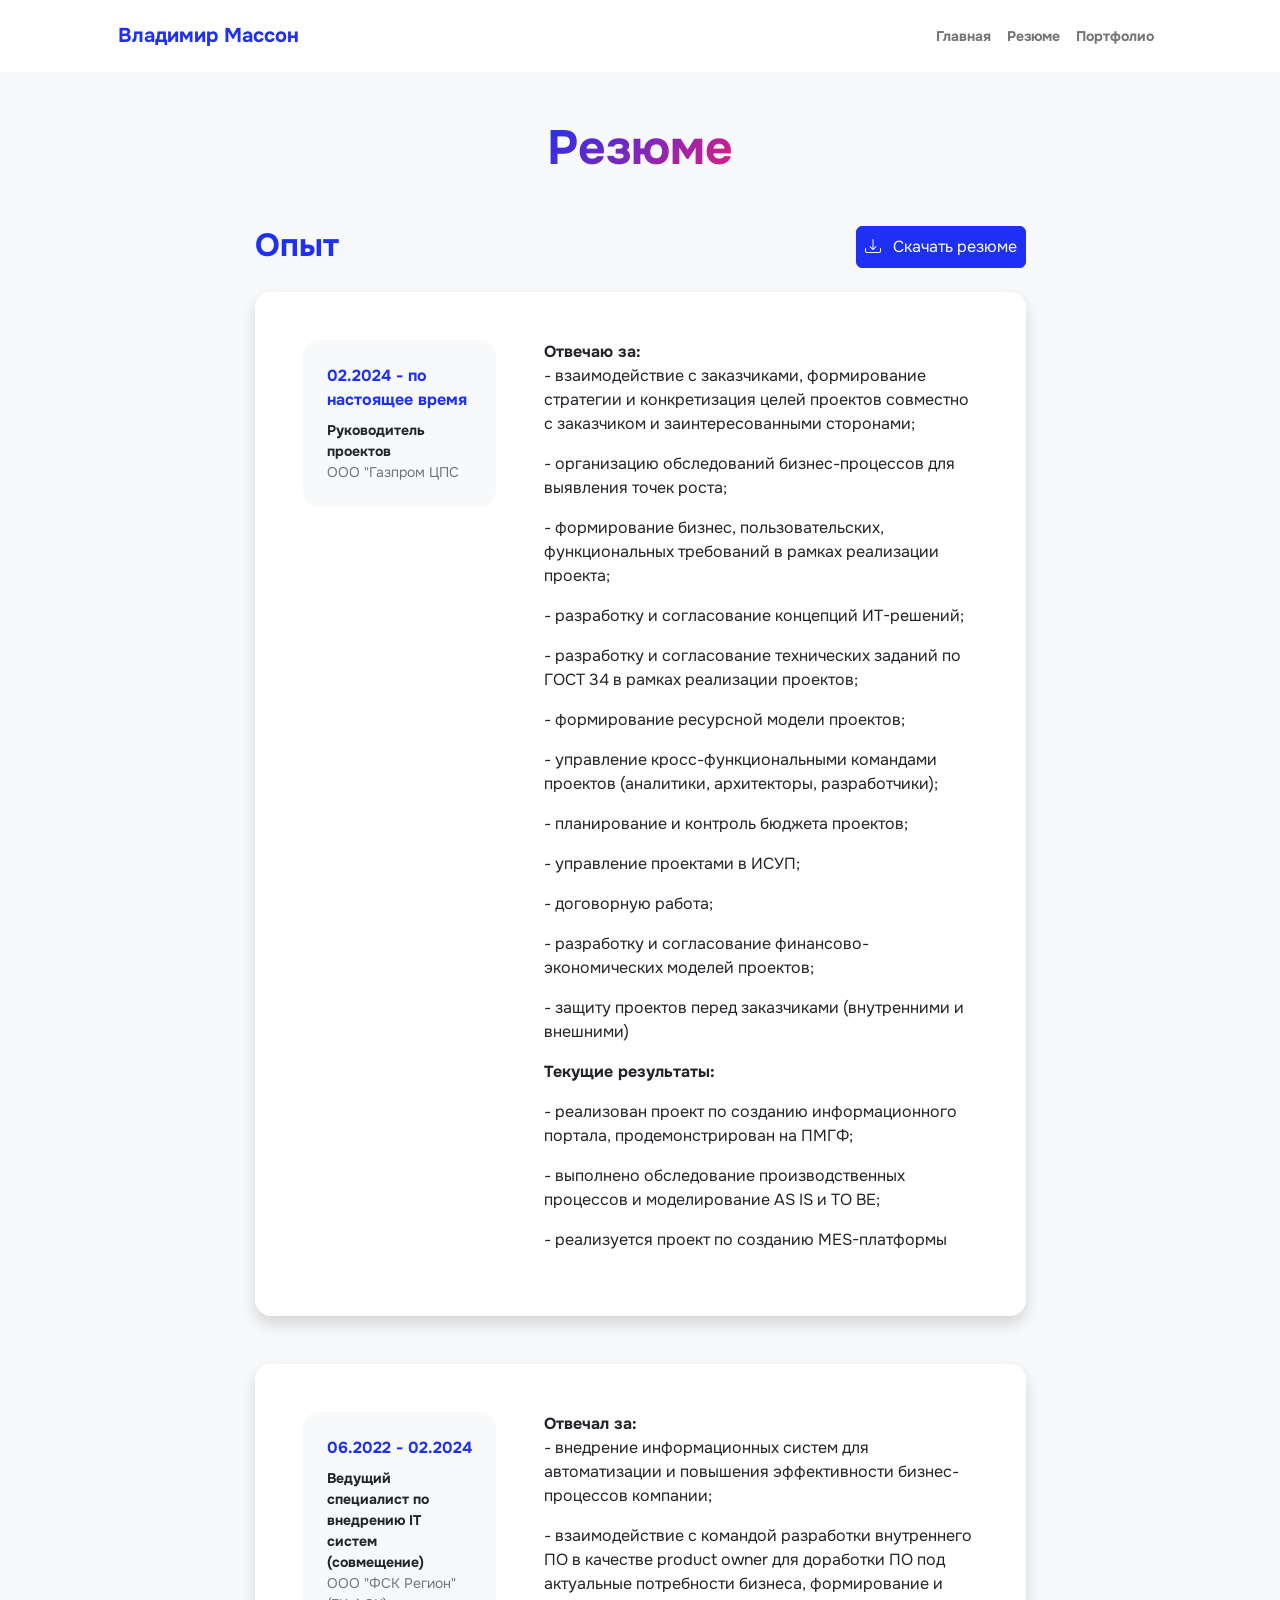
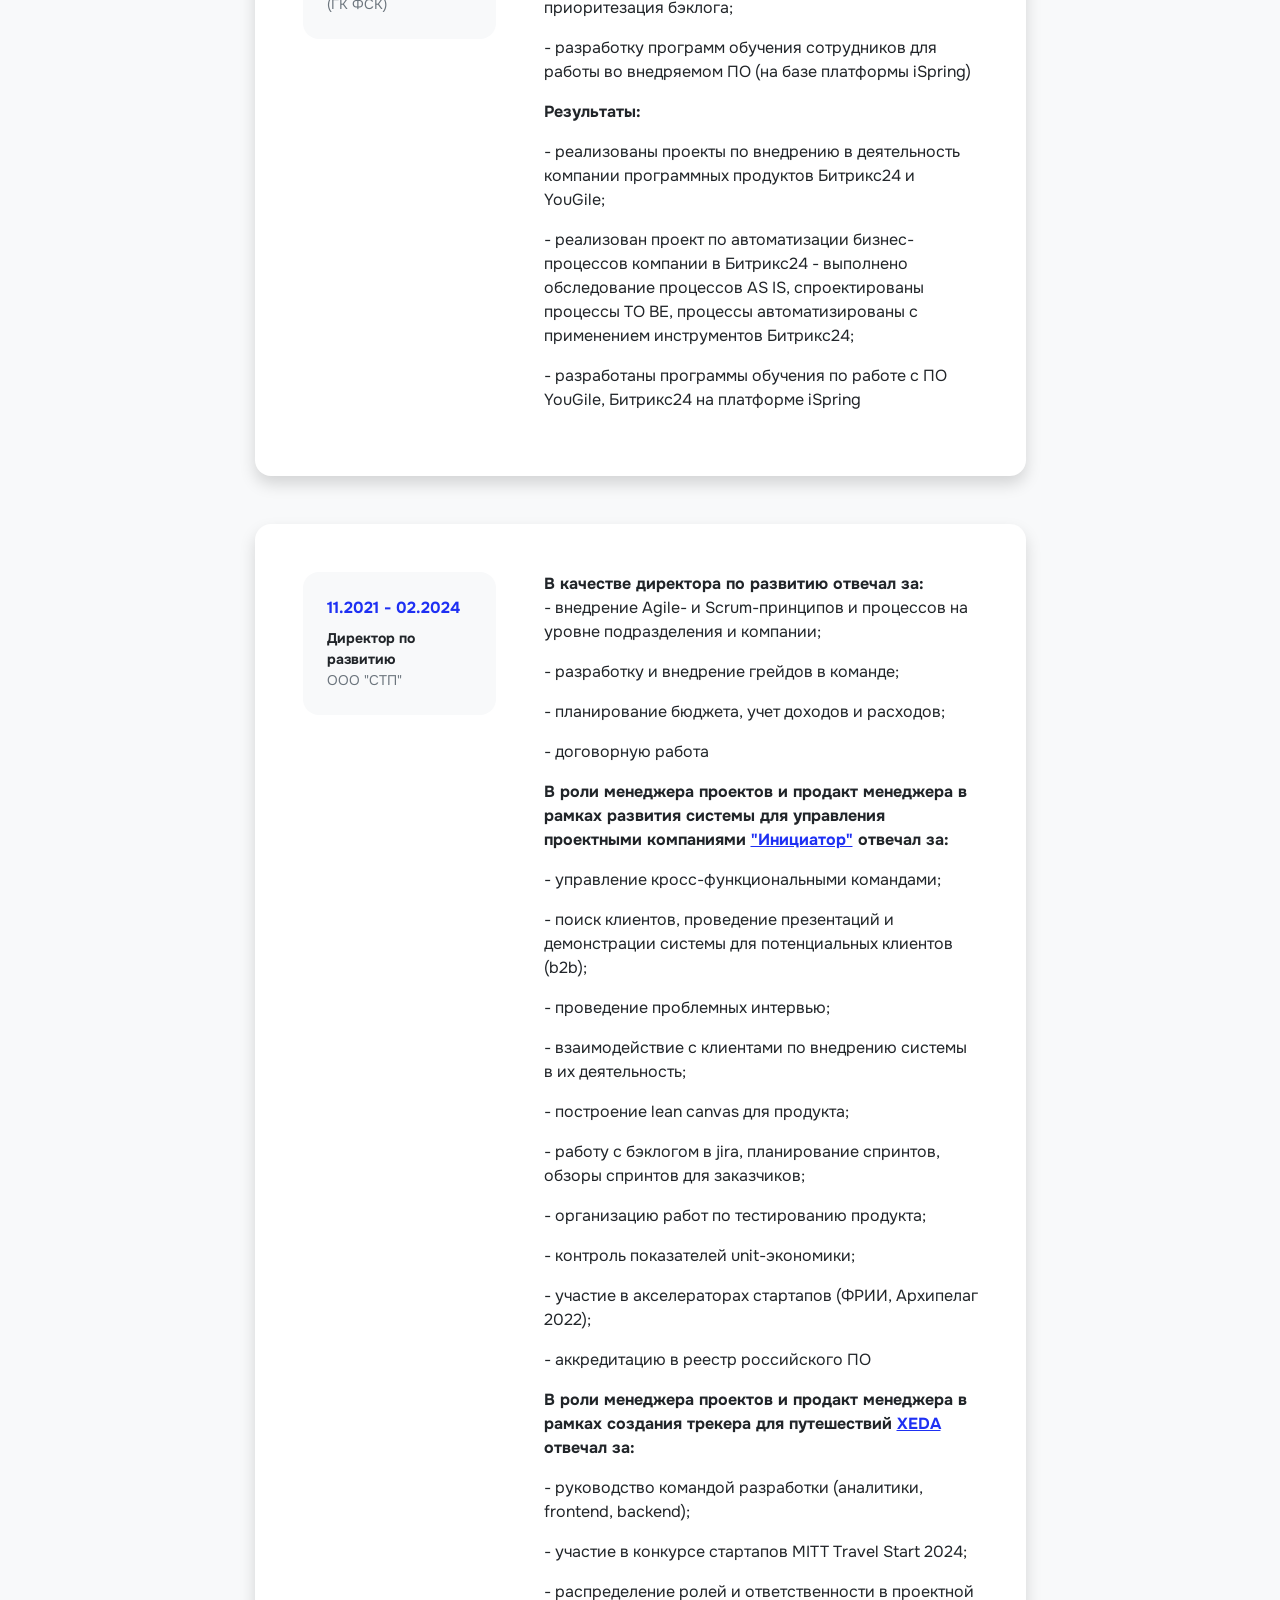
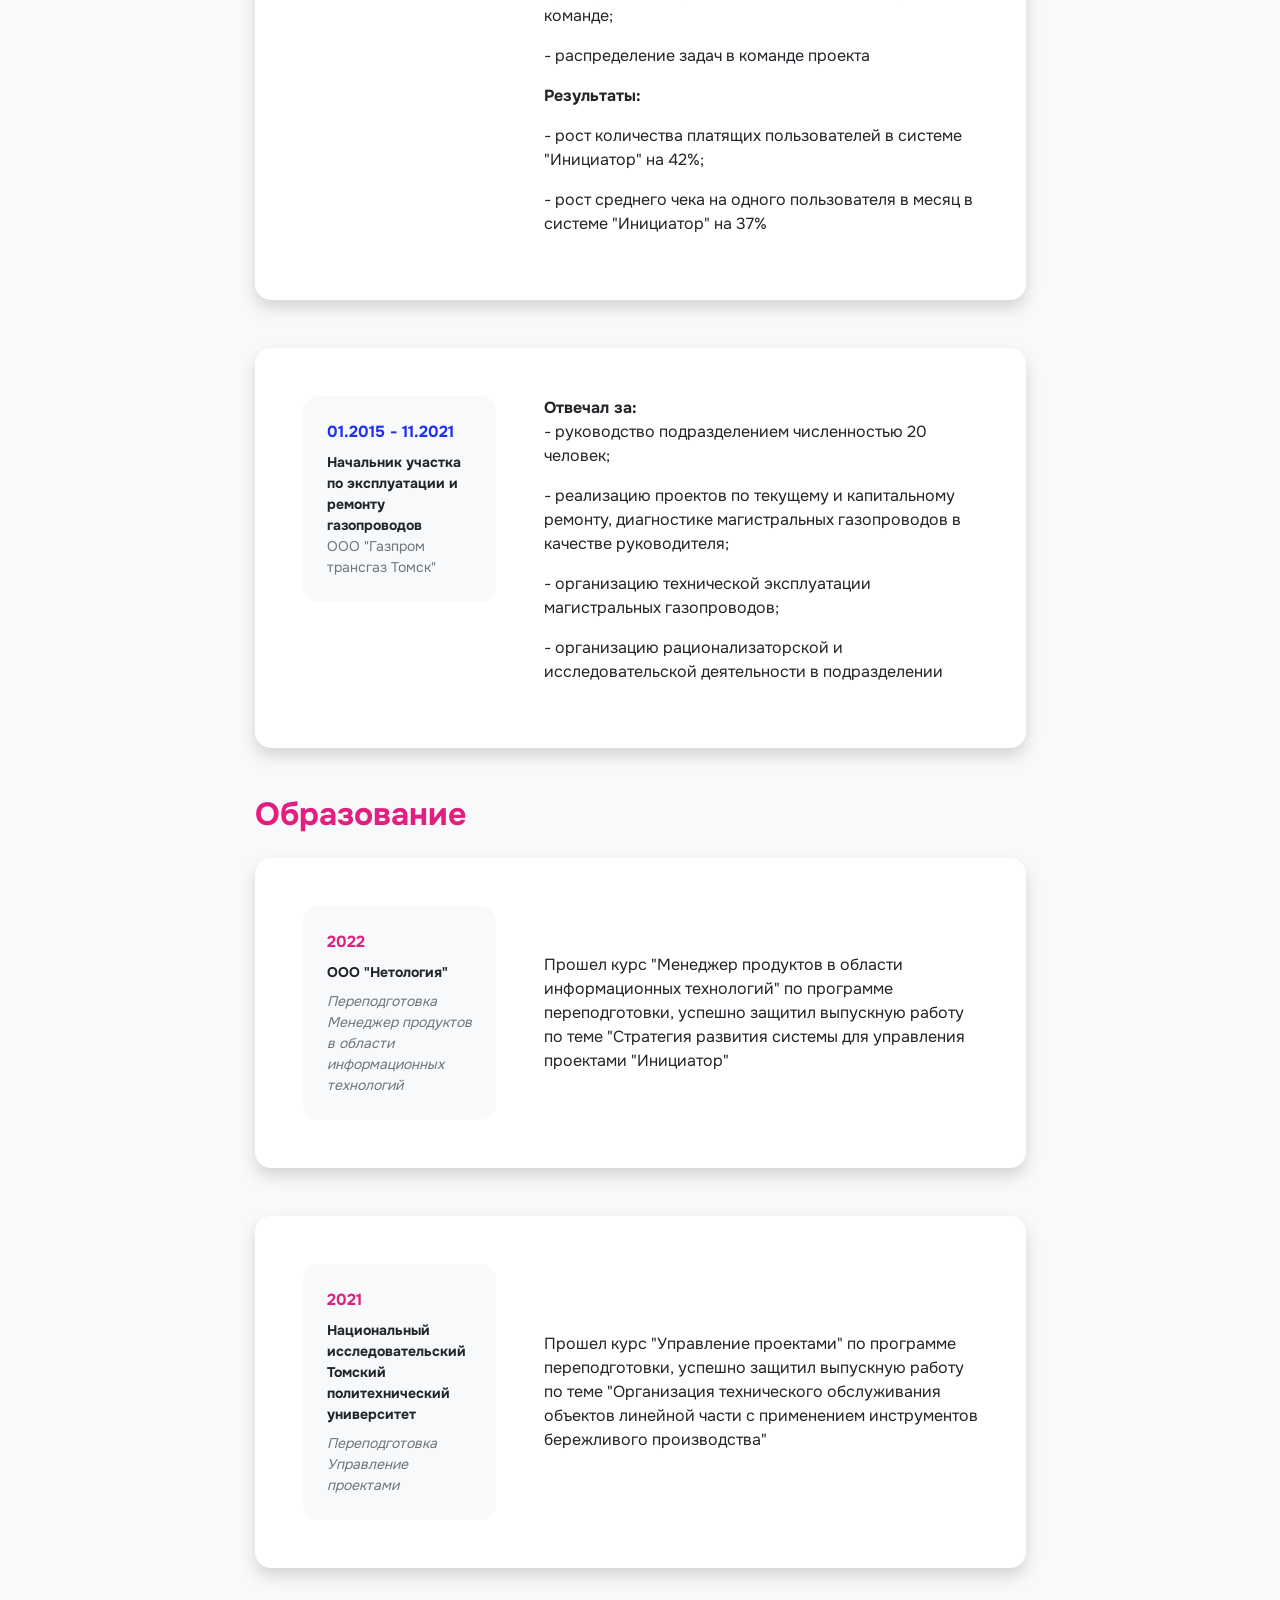
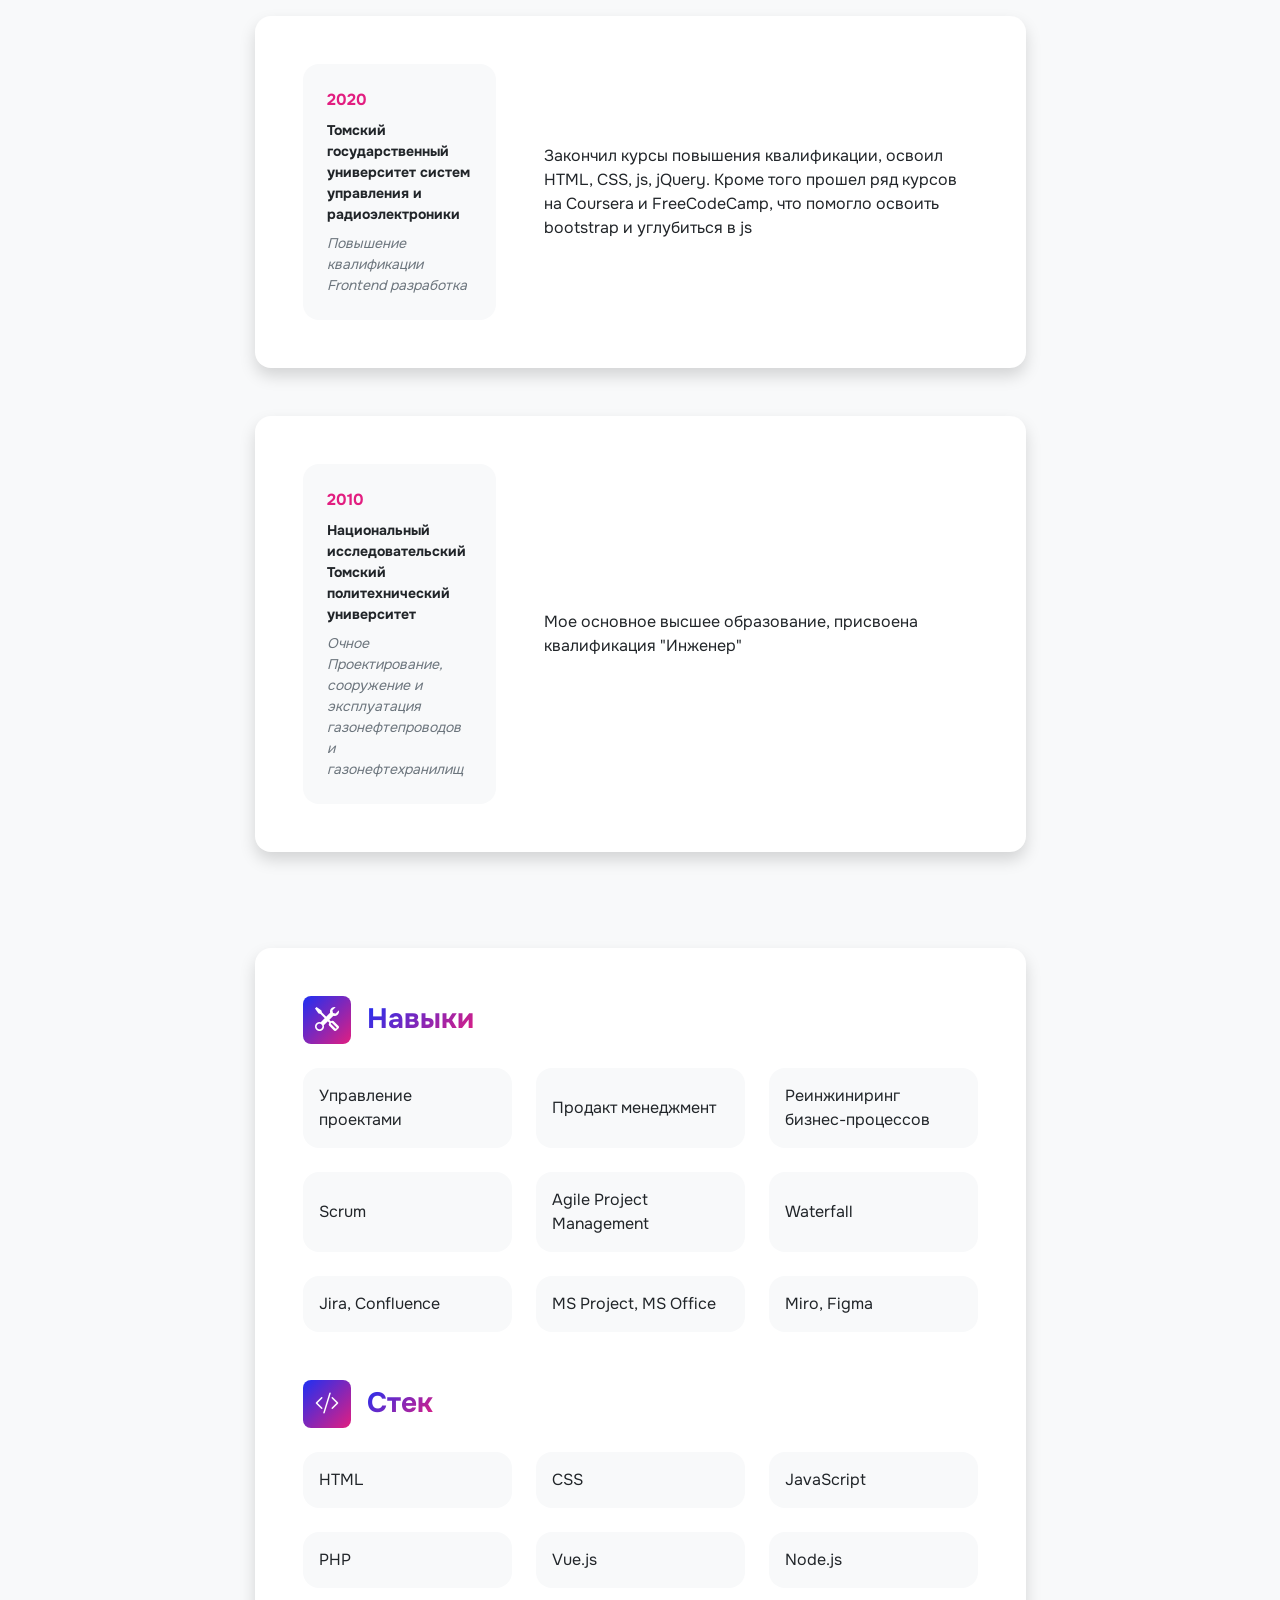
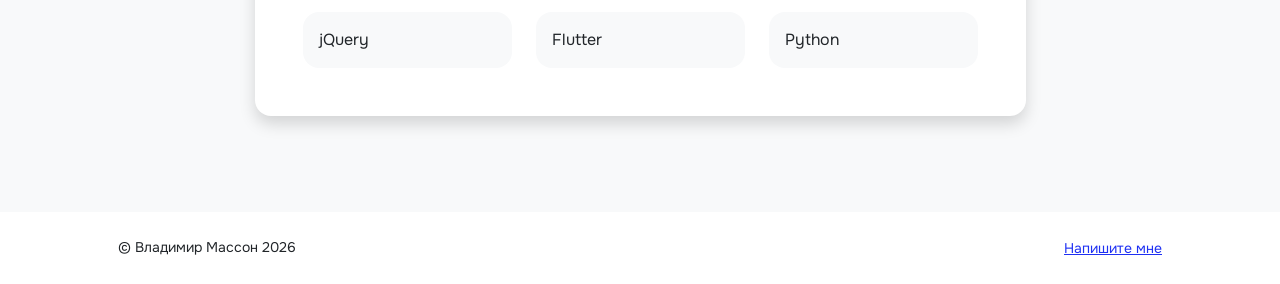
<file: resume.html>
<!DOCTYPE html>
<html lang="en">
    <head>
        <meta charset="utf-8" />
        <meta name="viewport" content="width=device-width, initial-scale=1, shrink-to-fit=no" />
        <meta name="description" content="" />
        <meta name="author" content="Vladimir Masson" />
        <title>Владимир Массон - Менеджер проектов</title>
        <!-- Favicon-->
        <link rel="icon" type="image/x-icon" href="assets/favicon.ico" />
        <!-- Custom Google font-->
        <link rel="preconnect" href="https://fonts.googleapis.com" />
        <link rel="preconnect" href="https://fonts.gstatic.com" crossorigin />
        <link href="https://fonts.googleapis.com/css2?family=Onest:wght@100;200;300;400;500;600;700;800;900&amp;display=swap" rel="stylesheet" />
        <!-- Bootstrap icons-->
        <link href="https://cdn.jsdelivr.net/npm/bootstrap-icons@1.8.1/font/bootstrap-icons.css" rel="stylesheet" />
        <!-- Core theme CSS (includes Bootstrap)-->
        <link href="css/styles.css" rel="stylesheet" />

<!-- Yandex.Metrika counter -->
<script type="text/javascript">
    (function(m,e,t,r,i,k,a){
        m[i]=m[i]||function(){(m[i].a=m[i].a||[]).push(arguments)};
        m[i].l=1*new Date();
        for (var j = 0; j < document.scripts.length; j++) {if (document.scripts[j].src === r) { return; }}
        k=e.createElement(t),a=e.getElementsByTagName(t)[0],k.async=1,k.src=r,a.parentNode.insertBefore(k,a)
    })(window, document,'script','https://mc.yandex.ru/metrika/tag.js?id=108676419', 'ym');

    ym(108676419, 'init', {ssr:true, webvisor:true, clickmap:true, ecommerce:"dataLayer", referrer: document.referrer, url: location.href, accurateTrackBounce:true, trackLinks:true});
</script>
<noscript><div><img src="https://mc.yandex.ru/watch/108676419" style="position:absolute; left:-9999px;" alt="" /></div></noscript>
<!-- /Yandex.Metrika counter -->

    </head>
    <body class="d-flex flex-column h-100 bg-light">
        <main class="flex-shrink-0">
            <!-- Navigation-->
            <nav class="navbar navbar-expand-lg navbar-light bg-white py-3">
                <div class="container px-5">
                    <a class="navbar-brand" href="index.html"><span class="fw-bolder text-primary">Владимир Массон</span></a>
                    <button class="navbar-toggler" type="button" data-bs-toggle="collapse" data-bs-target="#navbarSupportedContent" aria-controls="navbarSupportedContent" aria-expanded="false" aria-label="Toggle navigation"><span class="navbar-toggler-icon"></span></button>
                    <div class="collapse navbar-collapse" id="navbarSupportedContent">
                        <ul class="navbar-nav ms-auto mb-2 mb-lg-0 small fw-bolder">
                            <li class="nav-item"><a class="nav-link" href="index.html">Главная</a></li>
                            <li class="nav-item"><a class="nav-link" href="resume.html">Резюме</a></li>
                            <li class="nav-item"><a class="nav-link" href="projects.html">Портфолио</a></li>
                        </ul>
                    </div>
                </div>
            </nav>
            <!-- Page Content-->
            <div class="container px-5 my-5">
                <div class="text-center mb-5">
                    <h1 class="display-5 fw-bolder mb-0"><span class="text-gradient d-inline">Резюме</span></h1>
                </div>
                <div class="row gx-5 justify-content-center">
                    <div class="col-lg-11 col-xl-9 col-xxl-8">
                        <!-- Experience Section-->
                        <section>
                            <div class="d-flex align-items-center justify-content-between mb-4">
                                <h2 class="text-primary fw-bolder mb-0 me-2">Опыт</h2>
                                <!-- Download resume button-->
                                <!-- Note: Set the link href target to a PDF file within your project-->
                                <a class="btn btn-primary px-2 py-2" href="assets/resume.pdf">
                                    <div class="d-inline-block bi bi-download me-2"></div>
                                    Скачать резюме
                                </a>
                            </div>
                            <!-- Experience Card 1-->
                            <div class="card shadow border-0 rounded-4 mb-5">
                                <div class="card-body p-md-5 p-4">
                                    <div class="row align-items-top gx-5">
                                        <div class="col text-center text-lg-start mb-4 mb-lg-0">
                                            <div class="bg-light p-4 rounded-4">
                                                <div class="text-primary fw-bolder mb-2">02.2024 - по настоящее время</div>
                                                <div class="small fw-bolder">Руководитель проектов</div>
                                                <div class="small text-muted">ООО "Газпром ЦПС</div>
                                            </div>
                                        </div>
                                        <div class="col-lg-8"><div><b>Отвечаю за:</b>
																	<p>- взаимодействие с заказчиками, формирование стратегии и конкретизация целей проектов совместно с заказчиком и заинтересованными сторонами;
																	<p>- организацию обследований бизнес-процессов для выявления точек роста;
																	<p>- формирование бизнес, пользовательских, функциональных требований в рамках реализации проекта;
																	<p>- разработку и согласование концепций ИТ-решений;
																	<p>- разработку и согласование технических заданий по ГОСТ 34 в рамках реализации проектов;
																	<p>- формирование ресурсной модели проектов;
																	<p>- управление кросс-функциональными командами проектов (аналитики, архитекторы, разработчики);
																	<p>- планирование и контроль бюджета проектов;
																	<p>- управление проектами в ИСУП;
																	<p>- договорную работа;
																	<p>- разработку и согласование финансово-экономических моделей проектов;
																	<p>- защиту проектов перед заказчиками (внутренними и внешними)
																	<p><b>Текущие результаты:</b>
																	<p>- реализован проект по созданию информационного портала, продемонстрирован на ПМГФ;
																	<p>- выполнено обследование производственных процессов и моделирование AS IS и TO BE;
																	<p>- реализуется проект по созданию MES-платформы
</div></div>
                                    </div>
                                </div>
                            </div>
                            <!-- Experience Card 2-->
                            <div class="card shadow border-0 rounded-4 mb-5">
                                <div class="card-body p-md-5 p-4">
                                    <div class="row align-items-top gx-5">
                                        <div class="col text-center text-lg-start mb-4 mb-lg-0">
                                            <div class="bg-light p-4 rounded-4">
                                                <div class="text-primary fw-bolder mb-2">06.2022 - 02.2024</div>
                                                <div class="small fw-bolder">Ведущий специалист по внедрению IT систем (совмещение)</div>
                                                <div class="small text-muted">ООО "ФСК Регион" (ГК&nbsp;ФСК)</div>
                                            </div>
                                        </div>
                                        <div class="col-lg-8"><div><b>Отвечал за:</b>
																	<p>- внедрение информационных систем для автоматизации и повышения эффективности бизнес-процессов компании;
																	<p>- взаимодействие с командой разработки внутреннего ПО в качестве product owner для доработки ПО под актуальные потребности бизнеса, формирование и приоритезация бэклога;
																	<p>- разработку программ обучения сотрудников для работы во внедряемом ПО (на базе платформы iSpring)
																	<p><b>Результаты:</b>
																	<p>- реализованы проекты по внедрению в деятельность компании программных продуктов Битрикс24 и YouGile;
																	<p>- реализован проект по автоматизации бизнес-процессов компании в Битрикс24 - выполнено обследование процессов AS IS, спроектированы процессы TO BE, процессы автоматизированы с применением инструментов Битрикс24;
																	<p>- разработаны программы обучения по работе с ПО YouGile, Битрикс24 на платформе iSpring
										</div></div>
                                    </div>
                                </div>
                            </div>
							<!-- Experience Card 3-->
                            <div class="card shadow border-0 rounded-4 mb-5">
                                <div class="card-body p-md-5 p-4">
                                    <div class="row align-items-top gx-5">
                                        <div class="col text-center text-lg-start mb-4 mb-lg-0">
                                            <div class="bg-light p-4 rounded-4">
                                                <div class="text-primary fw-bolder mb-2">11.2021 - 02.2024</div>
                                                <div class="small fw-bolder">Директор по развитию</div>
                                                <div class="small text-muted">ООО "СТП"</div>
                                            </div>
                                        </div>
                                        <div class="col-lg-8"><div><b>В качестве директора по развитию отвечал за:</b>
<p>- внедрение Agile- и Scrum-принципов и процессов на уровне подразделения и компании;
<p>- разработку и внедрение грейдов в команде;
<p>- планирование бюджета, учет доходов и расходов;
<p>- договорную работа

<p><b>В роли менеджера проектов и продакт менеджера в рамках развития системы для управления проектными компаниями <a href="https://mover.run/" target="_blank">"Инициатор"</a> отвечал за:</b>
<p>- управление кросс-функциональными командами;
<p>- поиск клиентов, проведение презентаций и демонстрации системы для потенциальных клиентов (b2b);
<p>- проведение проблемных интервью;
<p>- взаимодействие с клиентами по внедрению системы в их деятельность;
<p>- построение lean canvas для продукта;
<p>- работу с бэклогом в jira, планирование спринтов, обзоры спринтов для заказчиков;
<p>- организацию работ по тестированию продукта;
<p>- контроль показателей unit-экономики;
<p>- участие в акселераторах стартапов (ФРИИ, Архипелаг 2022);
<p>- аккредитацию в реестр российского ПО

<p><b>В роли менеджера проектов и продакт менеджера в рамках создания трекера для путешествий <a href="https://xeda.io/" target="_blank">XEDA</a> отвечал за:</b>
<p>- руководство командой разработки (аналитики, frontend, backend);
<p>- участие в конкурсе стартапов MITT Travel Start 2024;
<p>- распределение ролей и ответственности в проектной команде;
<p>- распределение задач в команде проекта
								
<p><b>Результаты:</b>
<p>- рост количества платящих пользователей в системе "Инициатор" на 42%;		
<p>- рост среднего чека на одного пользователя в месяц в системе "Инициатор" на 37%
										</div></div>
                                    </div>
                                </div>
                            </div>
							<!-- Experience Card 4-->
                            <div class="card shadow border-0 rounded-4 mb-5">
                                <div class="card-body p-md-5 p-4">
                                    <div class="row align-items-top gx-5">
                                        <div class="col text-center text-lg-start mb-4 mb-lg-0">
                                            <div class="bg-light p-4 rounded-4">
                                                <div class="text-primary fw-bolder mb-2">01.2015 - 11.2021</div>
                                                <div class="small fw-bolder">Начальник участка по эксплуатации и ремонту газопроводов</div>
                                                <div class="small text-muted">ООО "Газпром трансгаз Томск"</div>
                                            </div>
                                        </div>
                                        <div class="col-lg-8"><div><b>Отвечал за:</b>
																<p>- руководство подразделением численностью 20 человек;
<p>- реализацию проектов по текущему и капитальному ремонту, диагностике магистральных газопроводов в качестве руководителя;
<p>- организацию технической эксплуатации магистральных газопроводов;
<p>- организацию рационализаторской и исследовательской деятельности в подразделении
										</div></div>
                                    </div>
                                </div>
                            </div>
                        </section>
                        <!-- Education Section-->
                        <section>
                            <h2 class="text-secondary fw-bolder mb-4">Образование</h2>
                            <!-- Education Card 1-->
                            <div class="card shadow border-0 rounded-4 mb-5">
                                <div class="card-body p-md-5 p-4">
                                    <div class="row align-items-center gx-5">
                                        <div class="col text-center text-lg-start mb-4 mb-lg-0">
                                            <div class="bg-light p-4 rounded-4">
                                                <div class="text-secondary fw-bolder mb-2">2022</div>
                                                <div class="mb-2">
                                                    <div class="small fw-bolder">ООО "Нетология"</div>

                                                </div>
                                                <div class="fst-italic">
                                                    <div class="small text-muted">Переподготовка</div>
                                                    <div class="small text-muted">Менеджер продуктов в области информационных технологий</div>
                                                </div>
                                            </div>
                                        </div>
                                        <div class="col-lg-8"><div>Прошел курс "Менеджер продуктов в области информационных технологий" по программе переподготовки, успешно защитил выпускную работу по теме "Стратегия развития системы для управления проектами "Инициатор"</div></div>
                                    </div>
                                </div>
                            </div>
                            <!-- Education Card 2-->
                            <div class="card shadow border-0 rounded-4 mb-5">
                                <div class="card-body p-md-5 p-4">
                                    <div class="row align-items-center gx-5">
                                        <div class="col text-center text-lg-start mb-4 mb-lg-0">
                                            <div class="bg-light p-4 rounded-4">
                                                <div class="text-secondary fw-bolder mb-2">2021</div>
                                                <div class="mb-2">
                                                    <div class="small fw-bolder">Национальный исследовательский Томский политехнический университет</div>
                                                </div>
                                                <div class="fst-italic">
                                                    <div class="small text-muted">Переподготовка</div>
                                                    <div class="small text-muted">Управление проектами</div>
                                                </div>
                                            </div>
                                        </div>
                                        <div class="col-lg-8"><div>Прошел курс "Управление проектами" по программе переподготовки, успешно защитил выпускную работу по теме "Организация технического обслуживания объектов линейной части с применением инструментов бережливого производства"</div></div>
                                    </div>
                                </div>
                            </div>
							<!-- Education Card 3-->
                            <div class="card shadow border-0 rounded-4 mb-5">
                                <div class="card-body p-md-5 p-4">
                                    <div class="row align-items-center gx-5">
                                        <div class="col text-center text-lg-start mb-4 mb-lg-0">
                                            <div class="bg-light p-4 rounded-4">
                                                <div class="text-secondary fw-bolder mb-2">2020</div>
                                                <div class="mb-2">
                                                    <div class="small fw-bolder">Томский государственный университет систем управления и радиоэлектроники</div>
                                                </div>
                                                <div class="fst-italic">
                                                    <div class="small text-muted">Повышение квалификации</div>
                                                    <div class="small text-muted">Frontend разработка</div>
                                                </div>
                                            </div>
                                        </div>
                                        <div class="col-lg-8"><div>Закончил курсы повышения квалификации, освоил HTML, CSS, js, jQuery. Кроме того прошел ряд курсов на Coursera и FreeCodeCamp, что помогло освоить bootstrap и углубиться в js</div></div>
                                    </div>
                                </div>
                            </div>
							 <!-- Education Card 4-->
                            <div class="card shadow border-0 rounded-4 mb-5">
                                <div class="card-body p-md-5 p-4">
                                    <div class="row align-items-center gx-5">
                                        <div class="col text-center text-lg-start mb-4 mb-lg-0">
                                            <div class="bg-light p-4 rounded-4">
                                                <div class="text-secondary fw-bolder mb-2">2010</div>
                                                <div class="mb-2">
                                                    <div class="small fw-bolder">Национальный исследовательский Томский политехнический университет</div>
                                                </div>
                                                <div class="fst-italic">
                                                    <div class="small text-muted">Очное</div>
                                                    <div class="small text-muted">Проектирование, сооружение и эксплуатация газонефтепроводов и газонефтехранилищ</div>
                                                </div>
                                            </div>
                                        </div>
                                        <div class="col-lg-8"><div>Мое основное высшее образование, присвоена квалификация "Инженер"</div></div>
                                    </div>
                                </div>
                            </div>
                        </section>
                        <!-- Divider-->
                        <div class="pb-5"></div>
                        <!-- Skills Section-->
                        <section>
                            <!-- Skillset Card-->
                            <div class="card shadow border-0 rounded-4 mb-5">
                                <div class="card-body p-5">
                                    <!-- Professional skills list-->
                                    <div class="mb-5">
                                        <div class="d-flex align-items-center mb-4">
                                            <div class="feature bg-primary bg-gradient-primary-to-secondary text-white rounded-3 me-3"><i class="bi bi-tools"></i></div>
                                            <h3 class="fw-bolder mb-0"><span class="text-gradient d-inline">Навыки</span></h3>
                                        </div>
                                        <div class="row row-cols-1 row-cols-md-3 mb-4">
                                            <div class="col mb-4 mb-md-0"><div class="d-flex align-items-center bg-light rounded-4 p-3 h-100">Управление проектами</div></div>
                                            <div class="col mb-4 mb-md-0"><div class="d-flex align-items-center bg-light rounded-4 p-3 h-100">Продакт менеджмент</div></div>
                                            <div class="col"><div class="d-flex align-items-center bg-light rounded-4 p-3 h-100">Реинжиниринг бизнеc-процессов</div></div>
                                        </div>
                                        <div class="row row-cols-1 row-cols-md-3 mb-4">
                                            <div class="col mb-4 mb-md-0"><div class="d-flex align-items-center bg-light rounded-4 p-3 h-100">Scrum</div></div>
                                            <div class="col mb-4 mb-md-0"><div class="d-flex align-items-center bg-light rounded-4 p-3 h-100">Agile Project Management</div></div>
                                            <div class="col"><div class="d-flex align-items-center bg-light rounded-4 p-3 h-100">Waterfall</div></div>
                                        </div>
										 <div class="row row-cols-1 row-cols-md-3">
                                            <div class="col mb-4 mb-md-0"><div class="d-flex align-items-center bg-light rounded-4 p-3 h-100">Jira, Confluence</div></div>
                                            <div class="col mb-4 mb-md-0"><div class="d-flex align-items-center bg-light rounded-4 p-3 h-100">MS Project, MS Office</div></div>
                                            <div class="col"><div class="d-flex align-items-center bg-light rounded-4 p-3 h-100">Miro, Figma</div></div>
                                        </div>
                                    </div>
                                    <!-- Languages list-->
                                    <div class="mb-0">
                                        <div class="d-flex align-items-center mb-4">
                                            <div class="feature bg-primary bg-gradient-primary-to-secondary text-white rounded-3 me-3"><i class="bi bi-code-slash"></i></div>
                                            <h3 class="fw-bolder mb-0"><span class="text-gradient d-inline">Стек</span></h3>
                                        </div>
                                        <div class="row row-cols-1 row-cols-md-3 mb-4">
                                            <div class="col mb-4 mb-md-0"><div class="d-flex align-items-center bg-light rounded-4 p-3 h-100">HTML</div></div>
                                            <div class="col mb-4 mb-md-0"><div class="d-flex align-items-center bg-light rounded-4 p-3 h-100">CSS</div></div>
                                            <div class="col"><div class="d-flex align-items-center bg-light rounded-4 p-3 h-100">JavaScript</div></div>
                                        </div>
                                        <div class="row row-cols-1 row-cols-md-3 mb-4">
                                            <div class="col mb-4 mb-md-0"><div class="d-flex align-items-center bg-light rounded-4 p-3 h-100">PHP</div></div>
                                            <div class="col mb-4 mb-md-0"><div class="d-flex align-items-center bg-light rounded-4 p-3 h-100">Vue.js</div></div>
                                            <div class="col"><div class="d-flex align-items-center bg-light rounded-4 p-3 h-100">Node.js</div></div>
                                        </div>
										<div class="row row-cols-1 row-cols-md-3">
                                            <div class="col mb-4 mb-md-0"><div class="d-flex align-items-center bg-light rounded-4 p-3 h-100">jQuery</div></div>
                                            <div class="col mb-4 mb-md-0"><div class="d-flex align-items-center bg-light rounded-4 p-3 h-100">Flutter</div></div>
                                            <div class="col"><div class="d-flex align-items-center bg-light rounded-4 p-3 h-100">Python</div></div>
                                        </div>
                                    </div>
                                </div>
                            </div>
                        </section>
                    </div>
                </div>
            </div>
        </main>
        <!-- Footer-->
        <footer class="bg-white py-4 mt-auto">
            <div class="container px-5">
                <div class="row align-items-center justify-content-between flex-column flex-sm-row">
                    <div class="col-auto"><div class="small m-0">&copy; Владимир Массон 2026</div></div>
                    <div class="col-auto">
                       <a class="small" href="mailto:vladimirmasson@gmail.com">Напишите мне</a>
                    </div>
                </div>
            </div>
        </footer>
        <!-- Bootstrap core JS-->
        <script src="https://cdn.jsdelivr.net/npm/bootstrap@5.2.3/dist/js/bootstrap.bundle.min.js"></script>
        <!-- Core theme JS-->
        <script src="js/scripts.js"></script>
    </body>
</html>
</file>
